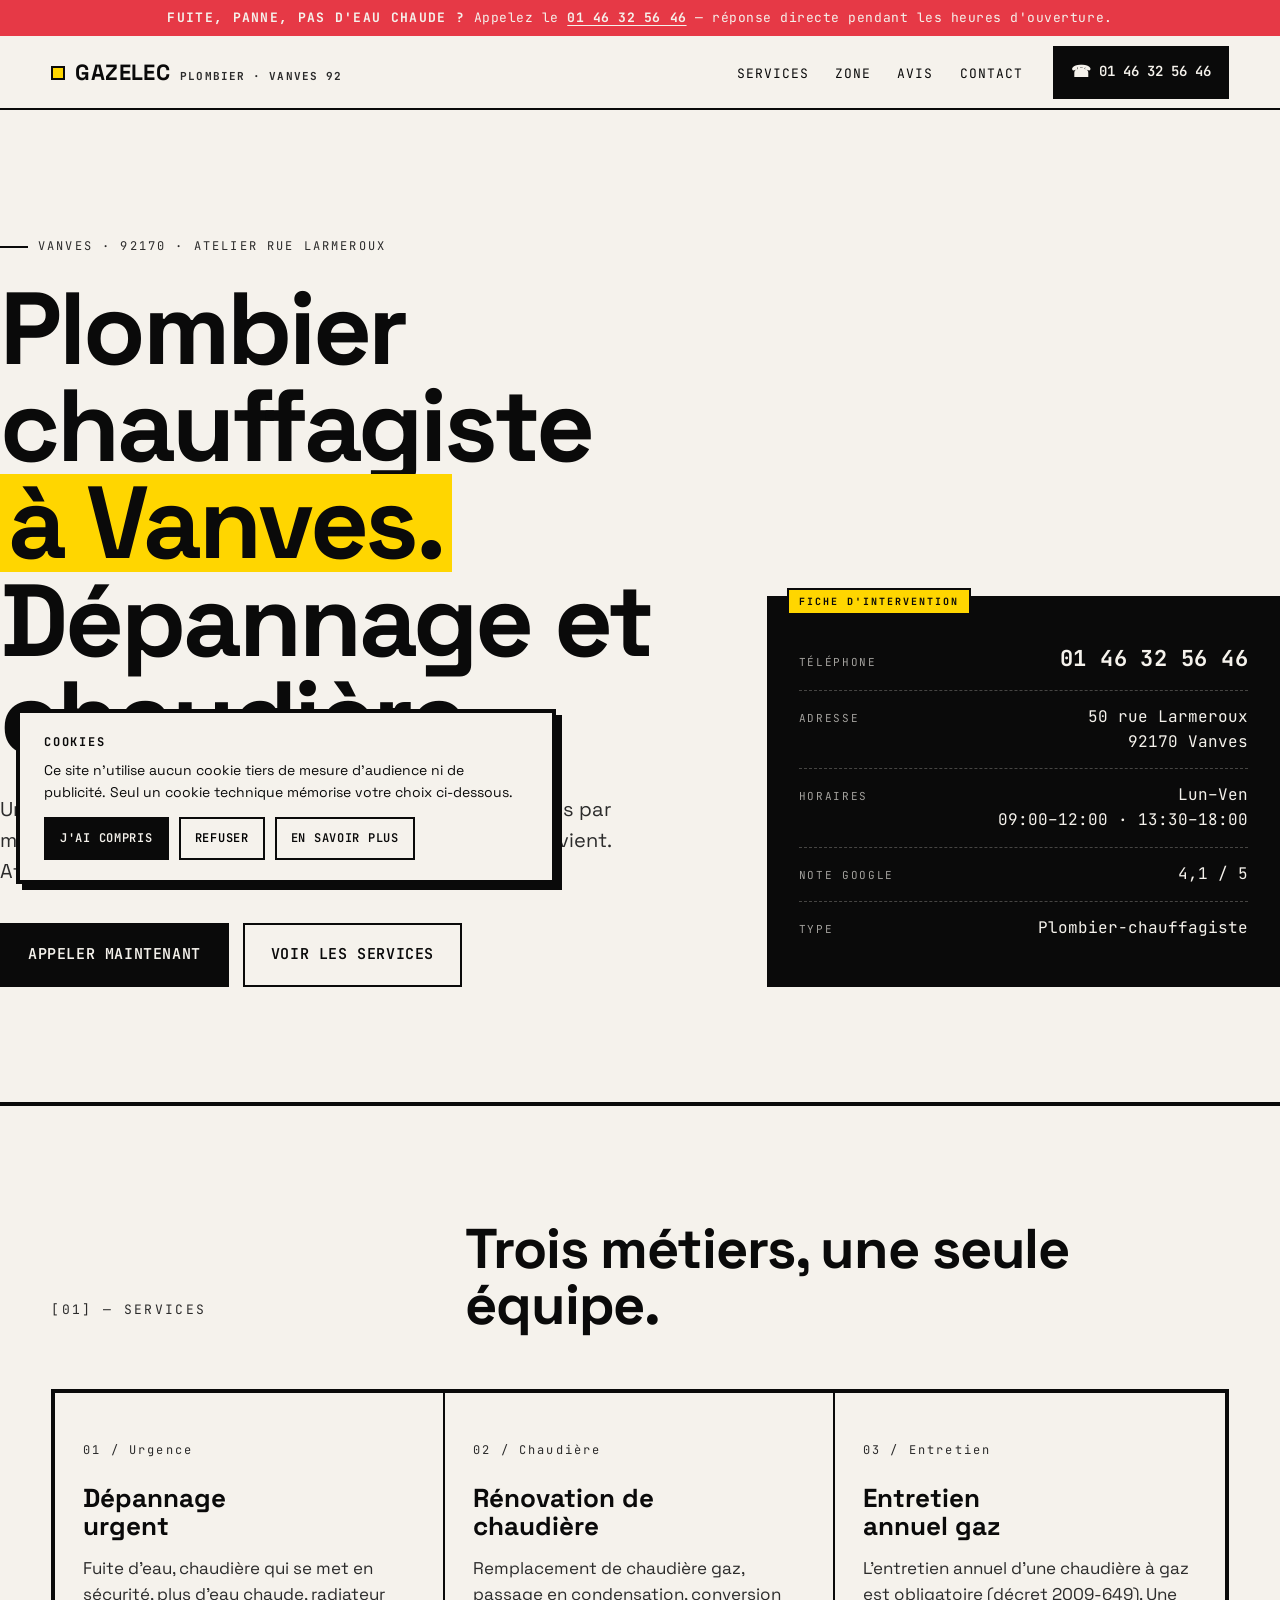
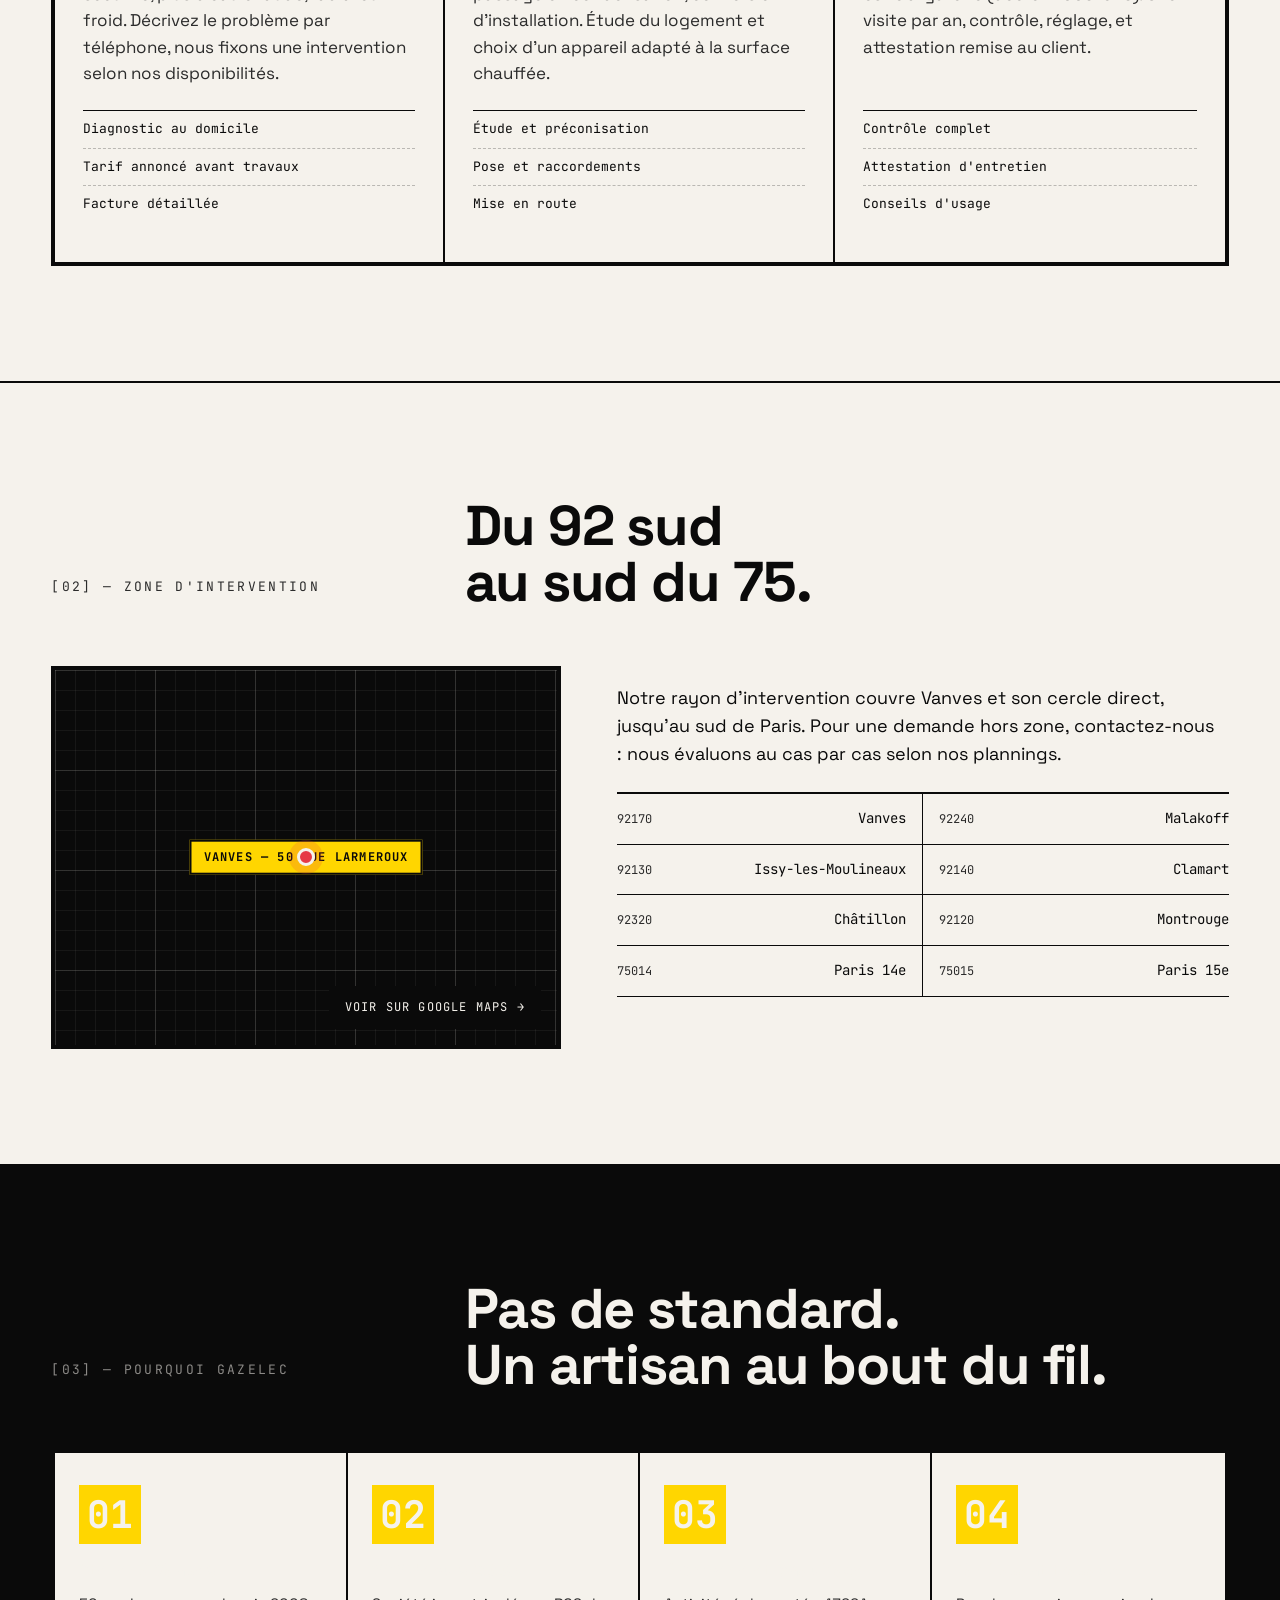
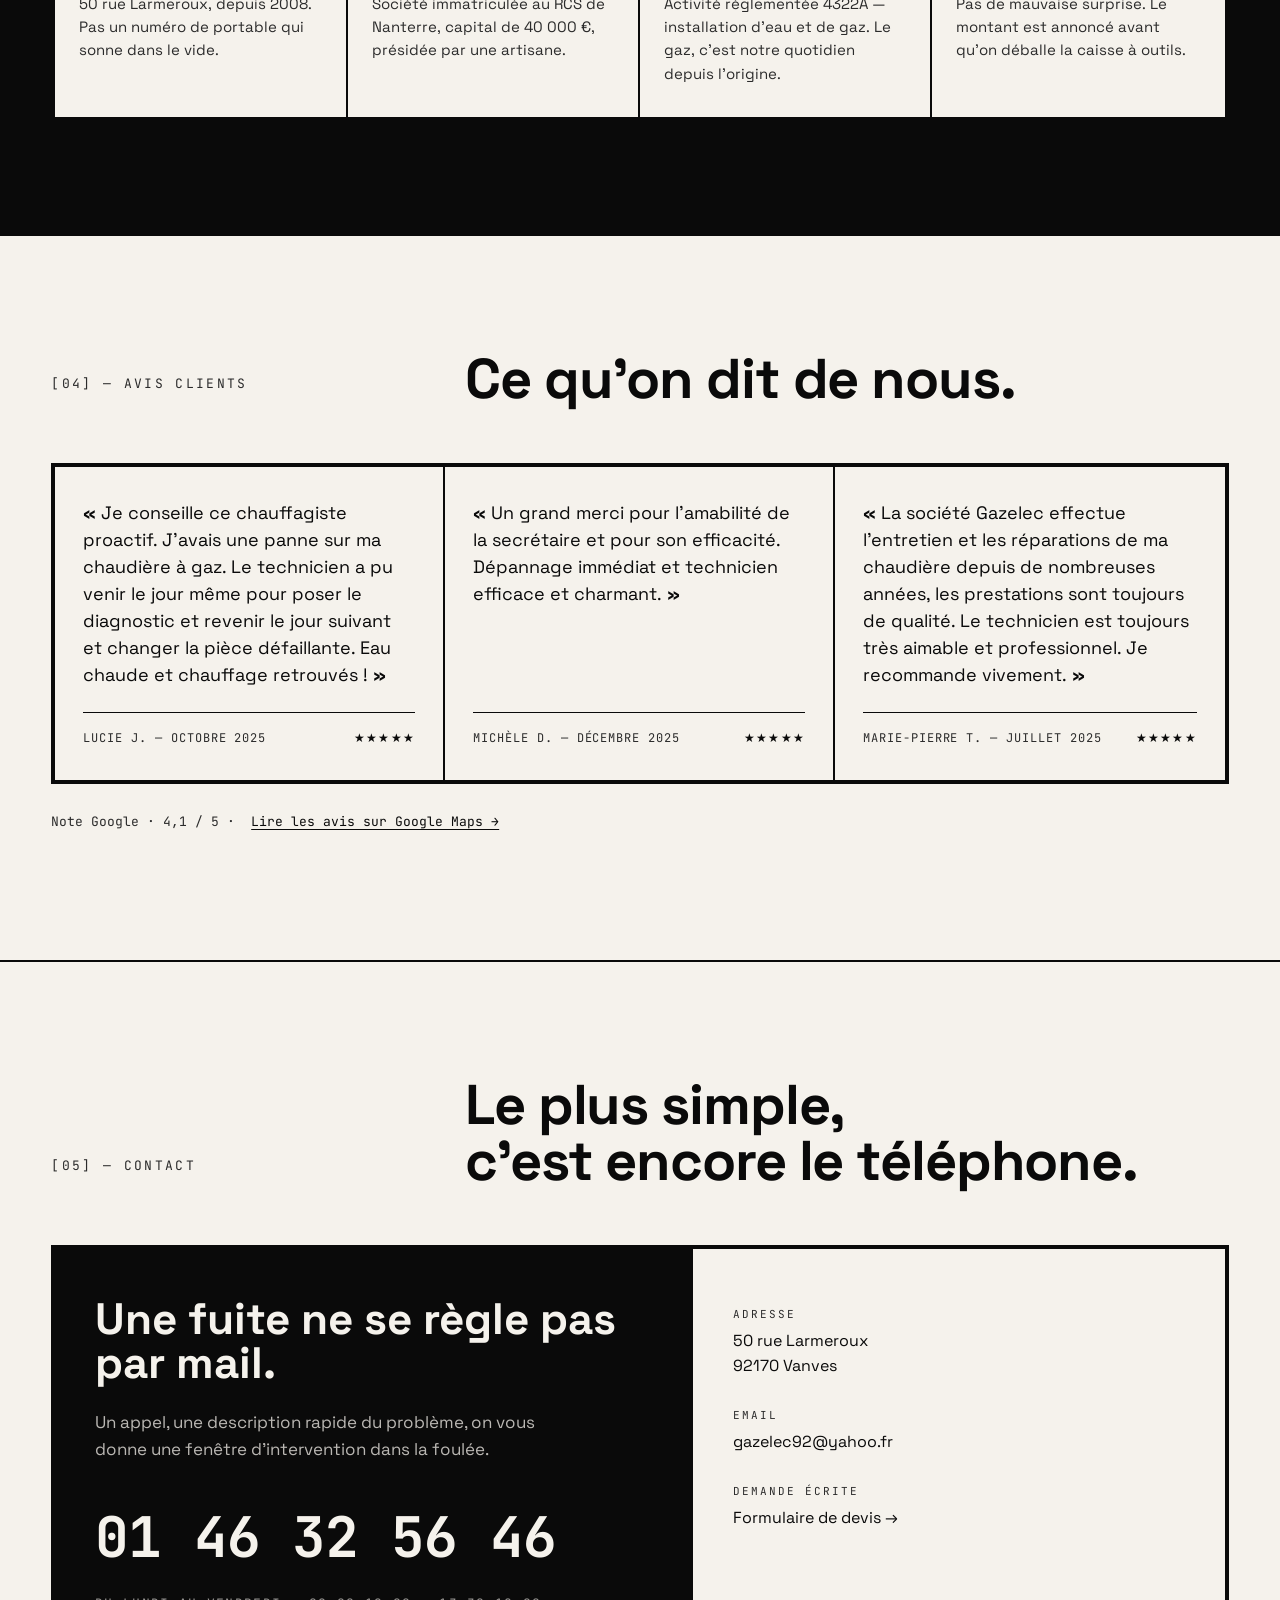
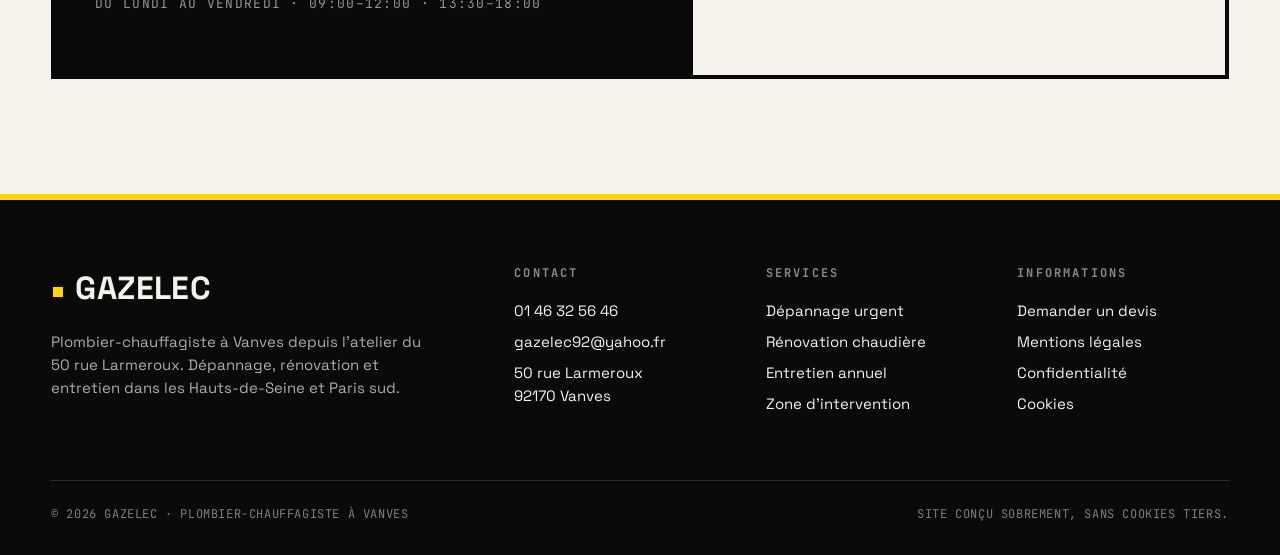
<file: index.html>
<!DOCTYPE html>
<html lang="fr">
<head>
  <meta charset="UTF-8" />
  <meta name="viewport" content="width=device-width, initial-scale=1.0" />

  <!-- SEO -->
  <title>Plombier-chauffagiste à Vanves | Gazelec</title>
  <meta name="description" content="Gazelec, chauffagiste à Vanves (92). Dépannage urgent, rénovation et entretien de chaudière dans les Hauts-de-Seine. Tél. 01 46 32 56 46." />
  <link rel="canonical" href="https://gazelec-vanves.fr/" /><!-- À COMPLÉTER : URL réelle une fois le domaine acheté -->

  <!-- Open Graph -->
  <meta property="og:type" content="website" />
  <meta property="og:url" content="https://gazelec-vanves.fr/" />
  <meta property="og:title" content="Plombier-chauffagiste à Vanves | Gazelec" />
  <meta property="og:description" content="Dépannage urgent, rénovation et entretien de chaudière à Vanves et alentours. Appelez le 01 46 32 56 46." />
  <meta property="og:image" content="https://gazelec-vanves.fr/og-image.jpg" /><!-- À COMPLÉTER : image OG 1200x630 -->
  <meta property="og:locale" content="fr_FR" />
  <meta name="twitter:card" content="summary_large_image" />

  <!-- Favicon -->
  <link rel="icon" href="data:image/svg+xml,%3Csvg xmlns='http://www.w3.org/2000/svg' viewBox='0 0 100 100'%3E%3Crect width='100' height='100' fill='%230A0A0A'/%3E%3Crect x='30' y='30' width='40' height='40' fill='%23FFD600' stroke='%230A0A0A' stroke-width='4'/%3E%3C/svg%3E" />
  <!-- À COMPLÉTER : remplacer le favicon SVG inline par les versions PNG/ICO + apple-touch-icon -->

  <!-- Fonts -->
  <link rel="preconnect" href="https://fonts.googleapis.com" />
  <link rel="preconnect" href="https://fonts.gstatic.com" crossorigin />
  <link rel="stylesheet" href="https://fonts.googleapis.com/css2?family=Space+Grotesk:wght@400;500;700&family=JetBrains+Mono:wght@400;500;600;700&display=swap" />

  <link rel="stylesheet" href="css/style.css" />

  <!-- Schema.org LocalBusiness / Plumber
       Note : aggregateRating volontairement omis (note Google 4,1 < 4,3 — règle SEO de l'audit).
       Horaires : Lun–Ven 09:00–12:00 / 13:30–18:00, samedi/dimanche fermé (source Google Business). -->
  <script type="application/ld+json">
  {
    "@context": "https://schema.org",
    "@type": "Plumber",
    "name": "Gazelec",
    "description": "Plombier-chauffagiste à Vanves. Dépannage urgent, rénovation et entretien de chaudière.",
    "image": "https://gazelec-vanves.fr/og-image.jpg",
    "url": "https://gazelec-vanves.fr/",
    "email": "gazelec92@yahoo.fr",
    "telephone": "+33146325646",
    "address": {
      "@type": "PostalAddress",
      "streetAddress": "50 rue Larmeroux",
      "postalCode": "92170",
      "addressLocality": "Vanves",
      "addressRegion": "Île-de-France",
      "addressCountry": "FR"
    },
    "geo": {
      "@type": "GeoCoordinates",
      "latitude": 48.8151026,
      "longitude": 2.2780796
    },
    "openingHoursSpecification": [
      {
        "@type": "OpeningHoursSpecification",
        "dayOfWeek": ["Monday", "Tuesday", "Wednesday", "Thursday", "Friday"],
        "opens": "09:00",
        "closes": "12:00"
      },
      {
        "@type": "OpeningHoursSpecification",
        "dayOfWeek": ["Monday", "Tuesday", "Wednesday", "Thursday", "Friday"],
        "opens": "13:30",
        "closes": "18:00"
      }
    ],
    "areaServed": [
      { "@type": "City", "name": "Vanves" },
      { "@type": "City", "name": "Malakoff" },
      { "@type": "City", "name": "Issy-les-Moulineaux" },
      { "@type": "City", "name": "Clamart" },
      { "@type": "City", "name": "Châtillon" },
      { "@type": "City", "name": "Montrouge" },
      { "@type": "City", "name": "Paris 14e" },
      { "@type": "City", "name": "Paris 15e" }
    ],
    "hasMap": "https://www.google.com/maps/place/Gazelec/@48.8151026,2.2780796,17z/data=!4m6!3m5!1s0x47e67164dd772271:0x492b7bbb457c854d"
  }
  </script>
</head>
<body>
  <a class="skip-link" href="#main">Aller au contenu</a>

  <!-- Bandeau urgence -->
  <div class="urgency-bar" role="region" aria-label="Contact urgence">
    <strong>Fuite, panne, pas d'eau chaude&nbsp;?</strong>
    Appelez le <a href="tel:+33146325646">01&nbsp;46&nbsp;32&nbsp;56&nbsp;46</a> — réponse directe pendant les heures d'ouverture.
  </div>

  <!-- Header -->
  <header class="site-header">
    <div class="container site-header__inner">
      <a class="brand" href="/" aria-label="Gazelec — accueil">
        <span class="brand__mark" aria-hidden="true"></span>
        <span class="brand__name">GAZELEC</span>
        <span class="brand__tag">Plombier · Vanves 92</span>
      </a>

      <nav class="nav" data-nav aria-label="Navigation principale">
        <button class="nav-toggle" type="button" data-nav-toggle aria-label="Ouvrir le menu" aria-expanded="false">
          <span class="nav-toggle__bars" aria-hidden="true"></span>
        </button>
        <ul class="nav__list">
          <li><a href="#services">Services</a></li>
          <li><a href="#zone">Zone</a></li>
          <li><a href="#avis">Avis</a></li>
          <li><a href="contact.html">Contact</a></li>
        </ul>
        <a class="btn-tel-header" href="tel:+33146325646" aria-label="Appeler Gazelec">
          <span>01&nbsp;46&nbsp;32&nbsp;56&nbsp;46</span>
        </a>
      </nav>
    </div>
  </header>

  <main id="main">
    <!-- Hero -->
    <section class="hero">
      <div class="container hero__inner">
        <div class="hero__lead">
          <p class="hero__eyebrow">Vanves · 92170 · Atelier rue Larmeroux</p>
          <h1 class="hero__title">
            Plombier<br />chauffagiste<br />
            <span class="accent">à Vanves.</span><br />
            Dépannage et chaudière.
          </h1>
          <p class="hero__lede">
            Une chaudière qui lâche un matin de janvier ne se règle pas par mail. Chez Gazelec, on décroche, on diagnostique, on intervient. Atelier au 50 rue Larmeroux, depuis 2008.
          </p>
          <div class="hero__cta">
            <a class="btn btn--primary" href="tel:+33146325646">
              <span>Appeler maintenant</span>
            </a>
            <a class="btn btn--secondary" href="#services">Voir les services</a>
          </div>
        </div>

        <aside class="hero__card" aria-label="Informations pratiques">
          <div class="hero__card-row">
            <span class="hero__card-key">Téléphone</span>
            <span class="hero__card-val hero__card-val--big">
              <a href="tel:+33146325646">01&nbsp;46&nbsp;32&nbsp;56&nbsp;46</a>
            </span>
          </div>
          <div class="hero__card-row">
            <span class="hero__card-key">Adresse</span>
            <span class="hero__card-val">50 rue Larmeroux<br />92170 Vanves</span>
          </div>
          <div class="hero__card-row">
            <span class="hero__card-key">Horaires</span>
            <span class="hero__card-val">Lun–Ven<br />09:00–12:00 · 13:30–18:00</span>
          </div>
          <div class="hero__card-row">
            <span class="hero__card-key">Note Google</span>
            <span class="hero__card-val">4,1 / 5</span>
          </div>
          <div class="hero__card-row">
            <span class="hero__card-key">Type</span>
            <span class="hero__card-val">Plombier-chauffagiste</span>
          </div>
        </aside>
      </div>
    </section>

    <!-- Services -->
    <section class="section" id="services">
      <div class="container">
        <header class="section__head">
          <p class="section__num">[01] — Services</p>
          <h2 class="section__title">Trois métiers, une seule équipe.</h2>
        </header>

        <div class="services fade-in">
          <article class="service">
            <p class="service__num">01 / Urgence</p>
            <h3 class="service__title">Dépannage<br />urgent</h3>
            <p class="service__desc">
              Fuite d'eau, chaudière qui se met en sécurité, plus d'eau chaude, radiateur froid. Décrivez le problème par téléphone, nous fixons une intervention selon nos disponibilités.
            </p>
            <ul class="service__list">
              <li>Diagnostic au domicile</li>
              <li>Tarif annoncé avant travaux</li>
              <li>Facture détaillée</li>
            </ul>
          </article>

          <article class="service">
            <p class="service__num">02 / Chaudière</p>
            <h3 class="service__title">Rénovation de<br />chaudière</h3>
            <p class="service__desc">
              Remplacement de chaudière gaz, passage en condensation, conversion d'installation. Étude du logement et choix d'un appareil adapté à la surface chauffée.
            </p>
            <ul class="service__list">
              <li>Étude et préconisation</li>
              <li>Pose et raccordements</li>
              <li>Mise en route</li>
            </ul>
          </article>

          <article class="service">
            <p class="service__num">03 / Entretien</p>
            <h3 class="service__title">Entretien<br />annuel gaz</h3>
            <p class="service__desc">
              L'entretien annuel d'une chaudière à gaz est obligatoire (décret 2009-649). Une visite par an, contrôle, réglage, et attestation remise au client.
            </p>
            <ul class="service__list">
              <li>Contrôle complet</li>
              <li>Attestation d'entretien</li>
              <li>Conseils d'usage</li>
            </ul>
          </article>
        </div>
      </div>
    </section>

    <!-- Zone d'intervention -->
    <section class="section" id="zone">
      <div class="container">
        <header class="section__head">
          <p class="section__num">[02] — Zone d'intervention</p>
          <h2 class="section__title">Du 92 sud<br />au sud du 75.</h2>
        </header>

        <div class="zone fade-in">
          <div class="zone__map" aria-label="Localisation de l'atelier Gazelec à Vanves">
            <!-- Pas d'iframe Google (cookies tiers), pas de stock photo trompeuse :
                 fond noir + grille type plan technique + repère, lien vers la fiche Maps officielle. -->
            <span class="zone__map-pin" aria-hidden="true">VANVES — 50 RUE LARMEROUX</span>
            <a class="zone__map-link"
               href="https://www.google.com/maps/place/Gazelec/@48.8151026,2.2780796,17z/data=!4m6!3m5!1s0x47e67164dd772271:0x492b7bbb457c854d"
               target="_blank" rel="noopener" aria-label="Voir Gazelec sur Google Maps">
              Voir sur Google Maps →
            </a>
          </div>

          <div class="zone__intro">
            <p>
              Notre rayon d'intervention couvre Vanves et son cercle direct, jusqu'au sud de Paris. Pour une demande hors zone, contactez-nous : nous évaluons au cas par cas selon nos plannings.
            </p>
            <ul class="zone__cities">
              <li><span>92170</span> Vanves</li>
              <li><span>92240</span> Malakoff</li>
              <li><span>92130</span> Issy-les-Moulineaux</li>
              <li><span>92140</span> Clamart</li>
              <li><span>92320</span> Châtillon</li>
              <li><span>92120</span> Montrouge</li>
              <li><span>75014</span> Paris 14e</li>
              <li><span>75015</span> Paris 15e</li>
            </ul>
          </div>
        </div>
      </div>
    </section>

    <!-- Pourquoi nous -->
    <section class="section section--noir">
      <div class="container">
        <header class="section__head">
          <p class="section__num">[03] — Pourquoi Gazelec</p>
          <h2 class="section__title">Pas de standard.<br />Un artisan au bout du fil.</h2>
        </header>

        <div class="why fade-in">
          <div class="why__item">
            <span class="why__num"><span class="why__num--accent">01</span></span>
            <h3 class="why__title">Atelier à Vanves</h3>
            <p class="why__desc">50 rue Larmeroux, depuis 2008. Pas un numéro de portable qui sonne dans le vide.</p>
          </div>
          <div class="why__item">
            <span class="why__num"><span class="why__num--accent">02</span></span>
            <h3 class="why__title">SAS depuis 2008</h3>
            <p class="why__desc">Société immatriculée au RCS de Nanterre, capital de 40 000 €, présidée par une artisane.</p>
          </div>
          <div class="why__item">
            <span class="why__num"><span class="why__num--accent">03</span></span>
            <h3 class="why__title">Plomberie et chauffage</h3>
            <p class="why__desc">Activité réglementée 4322A — installation d'eau et de gaz. Le gaz, c'est notre quotidien depuis l'origine.</p>
          </div>
          <div class="why__item">
            <span class="why__num"><span class="why__num--accent">04</span></span>
            <h3 class="why__title">Tarif avant travaux</h3>
            <p class="why__desc">Pas de mauvaise surprise. Le montant est annoncé avant qu'on déballe la caisse à outils.</p>
          </div>
        </div>
      </div>
    </section>

    <!-- Témoignages -->
    <section class="section" id="avis">
      <div class="container">
        <header class="section__head">
          <p class="section__num">[04] — Avis clients</p>
          <h2 class="section__title">Ce qu'on dit de nous.</h2>
        </header>

        <!--
          Avis Google réels et publiquement consultables sur la fiche Google Business
          de Gazelec. Trois avis récents (2025) sélectionnés parmi ceux fournis par
          le client. Sources vérifiables via le lien « Lire les avis sur Google Maps »
          en pied de section.
        -->
        <div class="testimonials fade-in">
          <article class="testimonial">
            <p class="testimonial__quote">Je conseille ce chauffagiste proactif. J'avais une panne sur ma chaudière à gaz. Le technicien a pu venir le jour même pour poser le diagnostic et revenir le jour suivant et changer la pièce défaillante. Eau chaude et chauffage retrouvés !</p>
            <div class="testimonial__meta">
              <span>Lucie J. — Octobre 2025</span>
              <span class="testimonial__stars" aria-label="5 étoiles sur 5">★★★★★</span>
            </div>
          </article>
          <article class="testimonial">
            <p class="testimonial__quote">Un grand merci pour l'amabilité de la secrétaire et pour son efficacité. Dépannage immédiat et technicien efficace et charmant.</p>
            <div class="testimonial__meta">
              <span>Michèle D. — Décembre 2025</span>
              <span class="testimonial__stars" aria-label="5 étoiles sur 5">★★★★★</span>
            </div>
          </article>
          <article class="testimonial">
            <p class="testimonial__quote">La société Gazelec effectue l'entretien et les réparations de ma chaudière depuis de nombreuses années, les prestations sont toujours de qualité. Le technicien est toujours très aimable et professionnel. Je recommande vivement.</p>
            <div class="testimonial__meta">
              <span>Marie-Pierre T. — Juillet 2025</span>
              <span class="testimonial__stars" aria-label="5 étoiles sur 5">★★★★★</span>
            </div>
          </article>
        </div>

        <p class="testimonials-foot">
          Note Google · 4,1 / 5 ·
          <a href="https://www.google.com/maps/place/Gazelec/@48.8151026,2.2780796,17z/data=!4m6!3m5!1s0x47e67164dd772271:0x492b7bbb457c854d" target="_blank" rel="noopener">Lire les avis sur Google Maps →</a>
        </p>
      </div>
    </section>

    <!-- Contact -->
    <section class="section" id="contact" style="border-bottom: none;">
      <div class="container">
        <header class="section__head">
          <p class="section__num">[05] — Contact</p>
          <h2 class="section__title">Le plus simple,<br />c'est encore le téléphone.</h2>
        </header>

        <div class="contact-block fade-in">
          <div class="contact-block__main">
            <h3 class="contact-block__title">Une fuite ne se règle pas par mail.</h3>
            <p class="contact-block__lede">
              Un appel, une description rapide du problème, on vous donne une fenêtre d'intervention dans la foulée.
            </p>
            <a class="contact-block__phone" href="tel:+33146325646">01&nbsp;46&nbsp;32&nbsp;56&nbsp;46</a>
            <p class="contact-block__sub">Du lundi au vendredi · 09:00–12:00 · 13:30–18:00</p>
          </div>

          <dl class="contact-block__aside">
            <div>
              <dt>Adresse</dt>
              <dd>50 rue Larmeroux<br />92170 Vanves</dd>
            </div>
            <div>
              <dt>Email</dt>
              <dd><a href="mailto:gazelec92@yahoo.fr">gazelec92@yahoo.fr</a></dd>
            </div>
            <div>
              <dt>Demande écrite</dt>
              <dd><a href="contact.html">Formulaire de devis →</a></dd>
            </div>
          </dl>
        </div>
      </div>
    </section>
  </main>

  <!-- Footer -->
  <footer class="site-footer">
    <div class="container">
      <div class="site-footer__grid">
        <div class="site-footer__brand">
          <span class="brand">
            <span class="brand__mark" aria-hidden="true"></span>
            <span class="brand__name">GAZELEC</span>
          </span>
          <p>Plombier-chauffagiste à Vanves depuis l'atelier du 50 rue Larmeroux. Dépannage, rénovation et entretien dans les Hauts-de-Seine et Paris sud.</p>
        </div>

        <div>
          <h4>Contact</h4>
          <ul>
            <li><a href="tel:+33146325646">01 46 32 56 46</a></li>
            <li><a href="mailto:gazelec92@yahoo.fr">gazelec92@yahoo.fr</a></li>
            <li>50 rue Larmeroux<br />92170 Vanves</li>
          </ul>
        </div>

        <div>
          <h4>Services</h4>
          <ul>
            <li><a href="#services">Dépannage urgent</a></li>
            <li><a href="#services">Rénovation chaudière</a></li>
            <li><a href="#services">Entretien annuel</a></li>
            <li><a href="#zone">Zone d'intervention</a></li>
          </ul>
        </div>

        <div>
          <h4>Informations</h4>
          <ul>
            <li><a href="contact.html">Demander un devis</a></li>
            <li><a href="mentions-legales.html">Mentions légales</a></li>
            <li><a href="politique-confidentialite.html">Confidentialité</a></li>
            <li><a href="politique-cookies.html">Cookies</a></li>
          </ul>
        </div>
      </div>

      <div class="site-footer__copy">
        <span>© <span data-year>2026</span> Gazelec · Plombier-chauffagiste à Vanves</span>
        <span>Site conçu sobrement, sans cookies tiers.</span>
      </div>
    </div>
  </footer>

  <!-- Bouton flottant tel mobile -->
  <a class="fab-tel" href="tel:+33146325646" aria-label="Appeler Gazelec">Appeler</a>

  <!-- Bandeau cookies CNIL -->
  <aside class="cookie-banner" data-cookie-banner role="dialog" aria-label="Préférences cookies">
    <h4>Cookies</h4>
    <p>Ce site n'utilise aucun cookie tiers de mesure d'audience ni de publicité. Seul un cookie technique mémorise votre choix ci-dessous.</p>
    <div class="cookie-banner__actions">
      <button type="button" class="cookie-banner__btn cookie-banner__btn--primary" data-cookie-action="accepted">J'ai compris</button>
      <button type="button" class="cookie-banner__btn" data-cookie-action="refused">Refuser</button>
      <a class="cookie-banner__btn" href="politique-cookies.html">En savoir plus</a>
    </div>
  </aside>

  <script src="js/main.js" defer></script>
</body>
</html>
</file>
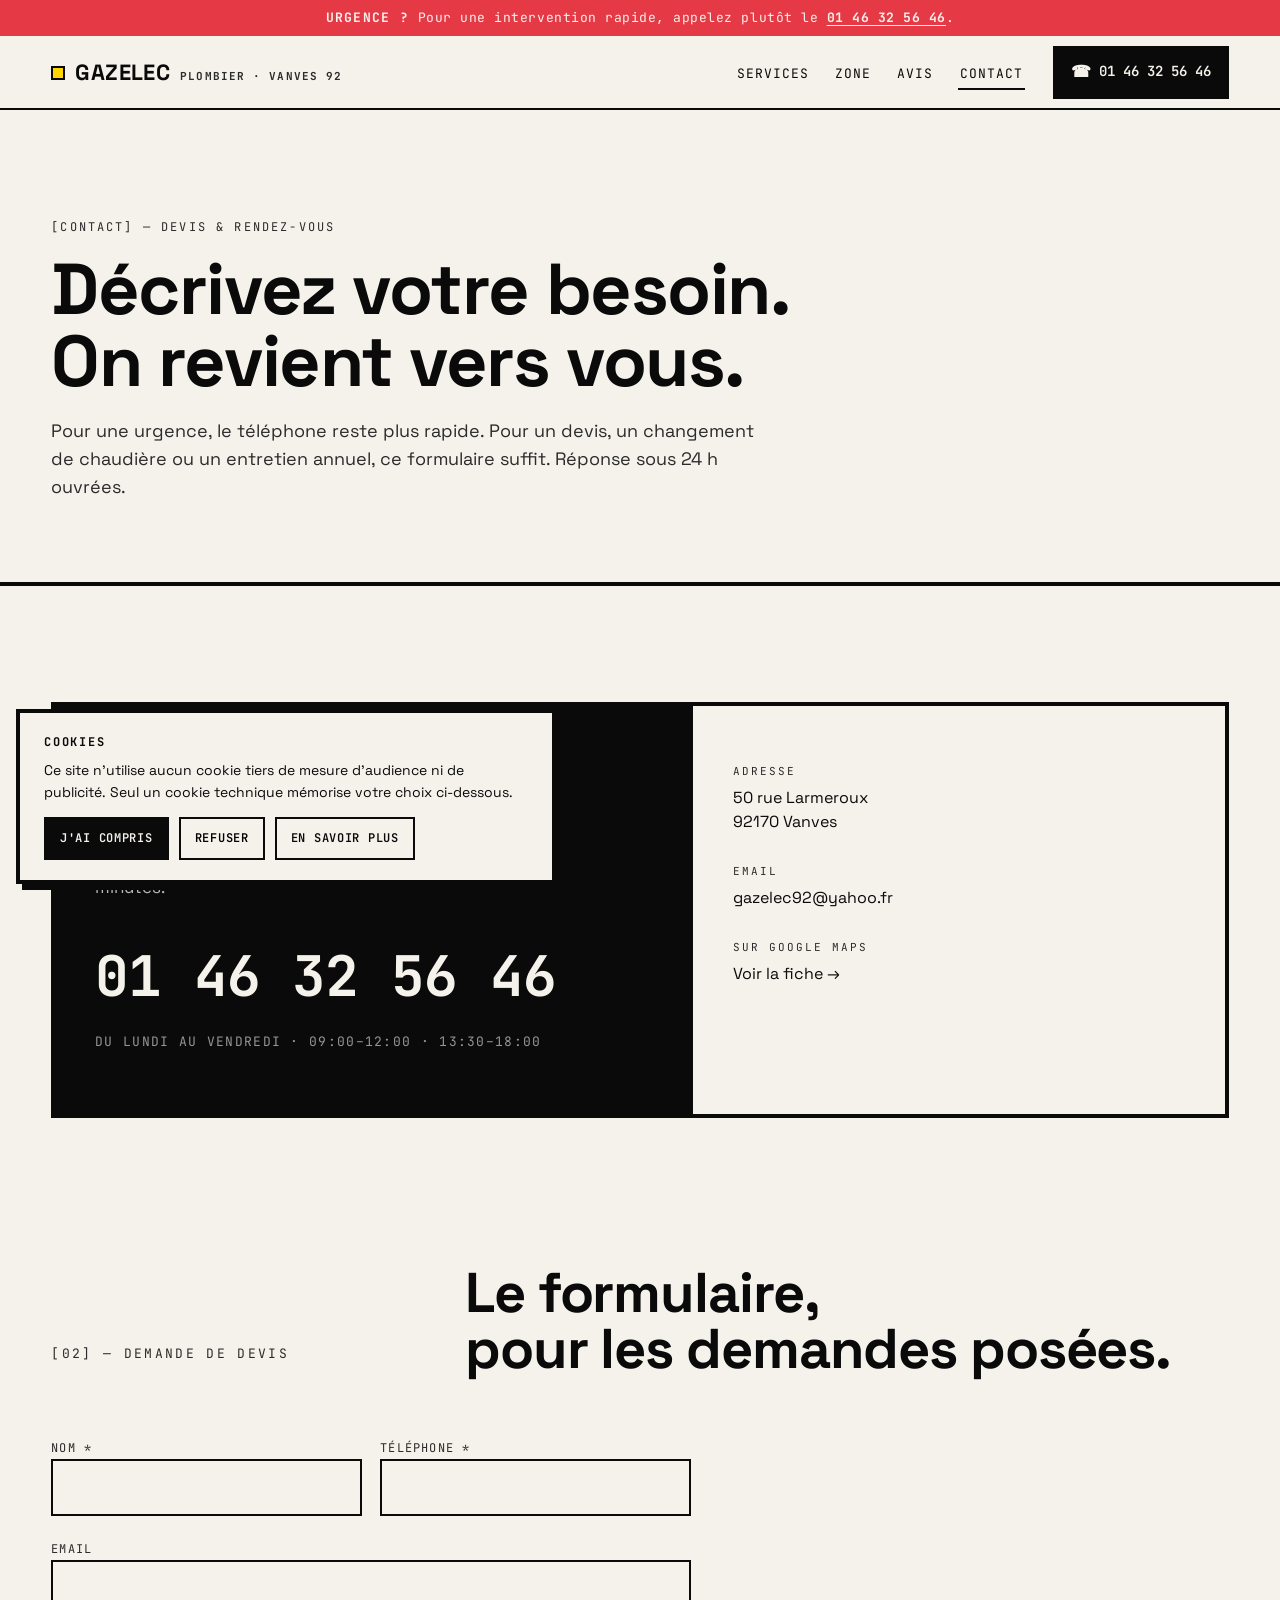
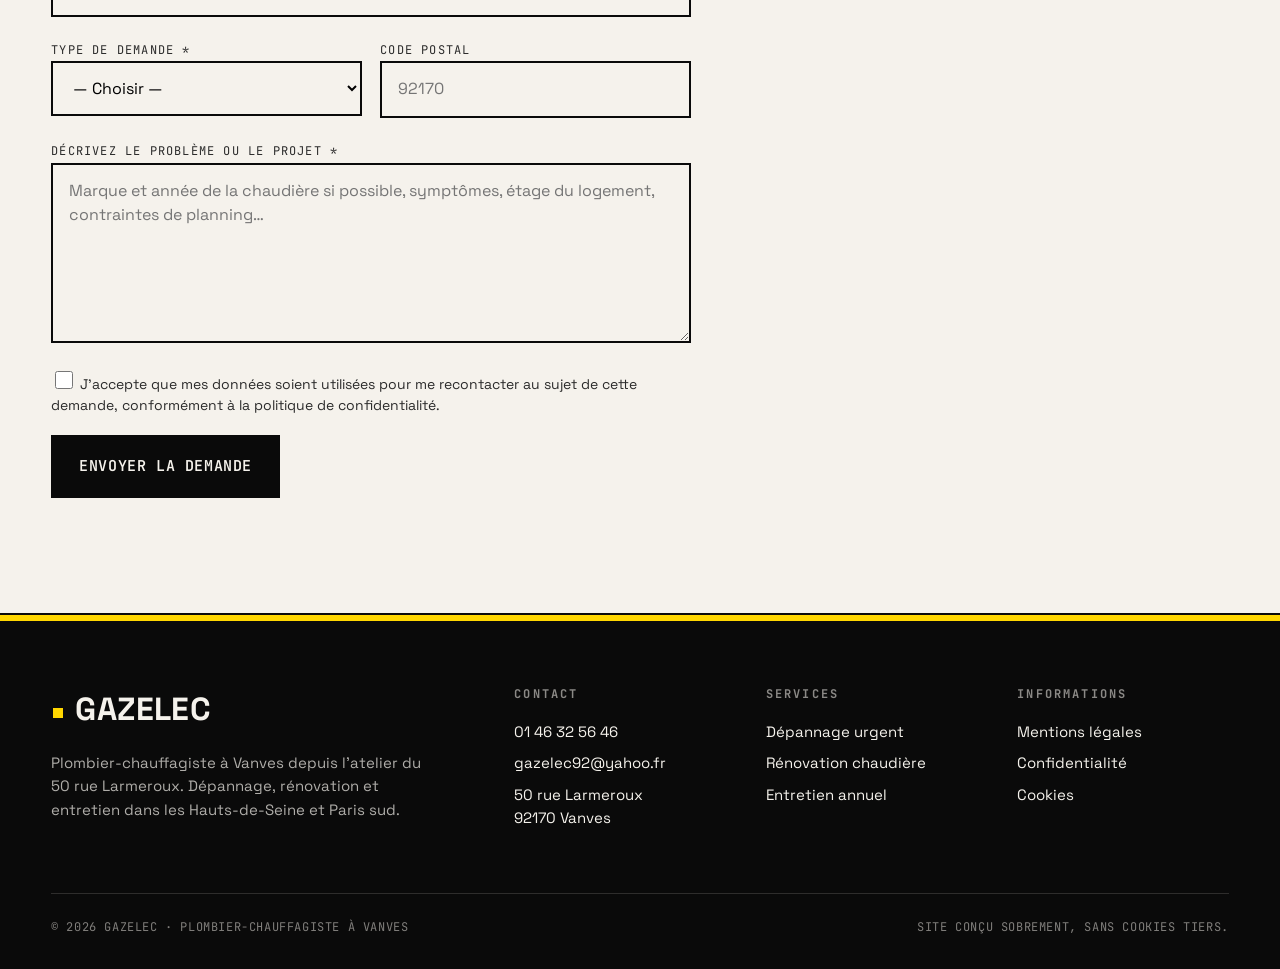
<file: contact.html>
<!DOCTYPE html>
<html lang="fr">
<head>
  <meta charset="UTF-8" />
  <meta name="viewport" content="width=device-width, initial-scale=1.0" />

  <title>Contact & devis | Gazelec — Plombier à Vanves</title>
  <meta name="description" content="Demandez un devis ou un rendez-vous à Gazelec, plombier-chauffagiste à Vanves. Réponse sous 24 h ouvrées. Tél. 01 46 32 56 46." />
  <link rel="canonical" href="https://gazelec-vanves.fr/contact.html" />

  <meta property="og:type" content="website" />
  <meta property="og:title" content="Contact — Gazelec, plombier à Vanves" />
  <meta property="og:description" content="Devis et rendez-vous. 50 rue Larmeroux, 92170 Vanves. Tél. 01 46 32 56 46." />
  <meta property="og:locale" content="fr_FR" />

  <link rel="icon" href="data:image/svg+xml,%3Csvg xmlns='http://www.w3.org/2000/svg' viewBox='0 0 100 100'%3E%3Crect width='100' height='100' fill='%230A0A0A'/%3E%3Crect x='30' y='30' width='40' height='40' fill='%23FFD600' stroke='%230A0A0A' stroke-width='4'/%3E%3C/svg%3E" />

  <link rel="preconnect" href="https://fonts.googleapis.com" />
  <link rel="preconnect" href="https://fonts.gstatic.com" crossorigin />
  <link rel="stylesheet" href="https://fonts.googleapis.com/css2?family=Space+Grotesk:wght@400;500;700&family=JetBrains+Mono:wght@400;500;600;700&display=swap" />
  <link rel="stylesheet" href="css/style.css" />
</head>
<body>
  <a class="skip-link" href="#main">Aller au contenu</a>

  <div class="urgency-bar" role="region" aria-label="Contact urgence">
    <strong>Urgence&nbsp;?</strong>
    Pour une intervention rapide, appelez plutôt le <a href="tel:+33146325646">01&nbsp;46&nbsp;32&nbsp;56&nbsp;46</a>.
  </div>

  <header class="site-header">
    <div class="container site-header__inner">
      <a class="brand" href="index.html" aria-label="Gazelec — accueil">
        <span class="brand__mark" aria-hidden="true"></span>
        <span class="brand__name">GAZELEC</span>
        <span class="brand__tag">Plombier · Vanves 92</span>
      </a>
      <nav class="nav" data-nav aria-label="Navigation principale">
        <button class="nav-toggle" type="button" data-nav-toggle aria-label="Ouvrir le menu" aria-expanded="false">
          <span class="nav-toggle__bars" aria-hidden="true"></span>
        </button>
        <ul class="nav__list">
          <li><a href="index.html#services">Services</a></li>
          <li><a href="index.html#zone">Zone</a></li>
          <li><a href="index.html#avis">Avis</a></li>
          <li><a href="contact.html" aria-current="page">Contact</a></li>
        </ul>
        <a class="btn-tel-header" href="tel:+33146325646">
          <span>01&nbsp;46&nbsp;32&nbsp;56&nbsp;46</span>
        </a>
      </nav>
    </div>
  </header>

  <main id="main">
    <section class="page-hero">
      <div class="container">
        <p class="page-hero__eyebrow">[Contact] — Devis & rendez-vous</p>
        <h1 class="page-hero__title">Décrivez votre besoin.<br />On revient vers vous.</h1>
        <p class="page-hero__lede">
          Pour une urgence, le téléphone reste plus rapide. Pour un devis, un changement de chaudière ou un entretien annuel, ce formulaire suffit. Réponse sous 24 h ouvrées.
        </p>
      </div>
    </section>

    <section class="section" style="border-bottom: none;">
      <div class="container">
        <div class="contact-block fade-in">
          <div class="contact-block__main">
            <h2 class="contact-block__title">Le téléphone d'abord.</h2>
            <p class="contact-block__lede">
              Une fuite, une chaudière qui se met en sécurité, plus d'eau chaude — un appel suffit, on diagnostique en deux minutes.
            </p>
            <a class="contact-block__phone" href="tel:+33146325646">01&nbsp;46&nbsp;32&nbsp;56&nbsp;46</a>
            <p class="contact-block__sub">Du lundi au vendredi · 09:00–12:00 · 13:30–18:00</p>
          </div>

          <dl class="contact-block__aside">
            <div>
              <dt>Adresse</dt>
              <dd>50 rue Larmeroux<br />92170 Vanves</dd>
            </div>
            <div>
              <dt>Email</dt>
              <dd><a href="mailto:gazelec92@yahoo.fr">gazelec92@yahoo.fr</a></dd>
            </div>
            <div>
              <dt>Sur Google Maps</dt>
              <dd>
                <a href="https://www.google.com/maps/place/Gazelec/@48.8151026,2.2780796,17z/data=!4m6!3m5!1s0x47e67164dd772271:0x492b7bbb457c854d" target="_blank" rel="noopener">Voir la fiche →</a>
              </dd>
            </div>
          </dl>
        </div>
      </div>
    </section>

    <section class="section" style="padding-top: 32px;">
      <div class="container">
        <header class="section__head">
          <p class="section__num">[02] — Demande de devis</p>
          <h2 class="section__title">Le formulaire,<br />pour les demandes posées.</h2>
        </header>

        <!--
          Formulaire branché sur Netlify Forms.
          - data-netlify="true" : Netlify intercepte le POST à la build.
          - data-netlify-honeypot="bot-field" : champ piège invisible.
          - Champ caché form-name : requis par Netlify pour identifier le form.
          - Notifications email : à configurer côté dashboard Netlify
            (Site → Forms → Settings → Form notifications → gazelec92@yahoo.fr).
          - Redirection succès : /merci.html (page créée à part).
        -->
        <form class="form fade-in"
              name="contact"
              method="POST"
              data-netlify="true"
              data-netlify-honeypot="bot-field"
              action="/merci.html">
          <input type="hidden" name="form-name" value="contact" />
          <p class="form__honey" aria-hidden="true">
            <label>Ne pas remplir : <input name="bot-field" tabindex="-1" autocomplete="off" /></label>
          </p>

          <div class="form__row">
            <label>
              <span class="lbl">Nom *</span>
              <input type="text" name="name" required autocomplete="name" />
            </label>
            <label>
              <span class="lbl">Téléphone *</span>
              <input type="tel" name="phone" required autocomplete="tel" inputmode="tel" />
            </label>
          </div>

          <label>
            <span class="lbl">Email</span>
            <input type="email" name="email" autocomplete="email" />
          </label>

          <div class="form__row">
            <label>
              <span class="lbl">Type de demande *</span>
              <select name="type" required>
                <option value="">— Choisir —</option>
                <option>Dépannage urgent</option>
                <option>Devis chaudière</option>
                <option>Entretien annuel</option>
                <option>Rénovation salle de bain</option>
                <option>Autre</option>
              </select>
            </label>
            <label>
              <span class="lbl">Code postal</span>
              <input type="text" name="zip" pattern="[0-9]{5}" inputmode="numeric" placeholder="92170" />
            </label>
          </div>

          <label>
            <span class="lbl">Décrivez le problème ou le projet *</span>
            <textarea name="message" required rows="6" placeholder="Marque et année de la chaudière si possible, symptômes, étage du logement, contraintes de planning…"></textarea>
          </label>

          <label class="form__check">
            <input type="checkbox" name="rgpd" required />
            <span>J'accepte que mes données soient utilisées pour me recontacter au sujet de cette demande, conformément à la <a href="politique-confidentialite.html">politique de confidentialité</a>.</span>
          </label>

          <div>
            <button type="submit" class="btn btn--primary">Envoyer la demande</button>
          </div>
        </form>
      </div>
    </section>
  </main>

  <footer class="site-footer">
    <div class="container">
      <div class="site-footer__grid">
        <div class="site-footer__brand">
          <span class="brand">
            <span class="brand__mark" aria-hidden="true"></span>
            <span class="brand__name">GAZELEC</span>
          </span>
          <p>Plombier-chauffagiste à Vanves depuis l'atelier du 50 rue Larmeroux. Dépannage, rénovation et entretien dans les Hauts-de-Seine et Paris sud.</p>
        </div>
        <div>
          <h4>Contact</h4>
          <ul>
            <li><a href="tel:+33146325646">01 46 32 56 46</a></li>
            <li><a href="mailto:gazelec92@yahoo.fr">gazelec92@yahoo.fr</a></li>
            <li>50 rue Larmeroux<br />92170 Vanves</li>
          </ul>
        </div>
        <div>
          <h4>Services</h4>
          <ul>
            <li><a href="index.html#services">Dépannage urgent</a></li>
            <li><a href="index.html#services">Rénovation chaudière</a></li>
            <li><a href="index.html#services">Entretien annuel</a></li>
          </ul>
        </div>
        <div>
          <h4>Informations</h4>
          <ul>
            <li><a href="mentions-legales.html">Mentions légales</a></li>
            <li><a href="politique-confidentialite.html">Confidentialité</a></li>
            <li><a href="politique-cookies.html">Cookies</a></li>
          </ul>
        </div>
      </div>
      <div class="site-footer__copy">
        <span>© <span data-year>2026</span> Gazelec · Plombier-chauffagiste à Vanves</span>
        <span>Site conçu sobrement, sans cookies tiers.</span>
      </div>
    </div>
  </footer>

  <a class="fab-tel" href="tel:+33146325646" aria-label="Appeler Gazelec">Appeler</a>

  <aside class="cookie-banner" data-cookie-banner role="dialog" aria-label="Préférences cookies">
    <h4>Cookies</h4>
    <p>Ce site n'utilise aucun cookie tiers de mesure d'audience ni de publicité. Seul un cookie technique mémorise votre choix ci-dessous.</p>
    <div class="cookie-banner__actions">
      <button type="button" class="cookie-banner__btn cookie-banner__btn--primary" data-cookie-action="accepted">J'ai compris</button>
      <button type="button" class="cookie-banner__btn" data-cookie-action="refused">Refuser</button>
      <a class="cookie-banner__btn" href="politique-cookies.html">En savoir plus</a>
    </div>
  </aside>

  <script src="js/main.js" defer></script>
</body>
</html>
</file>
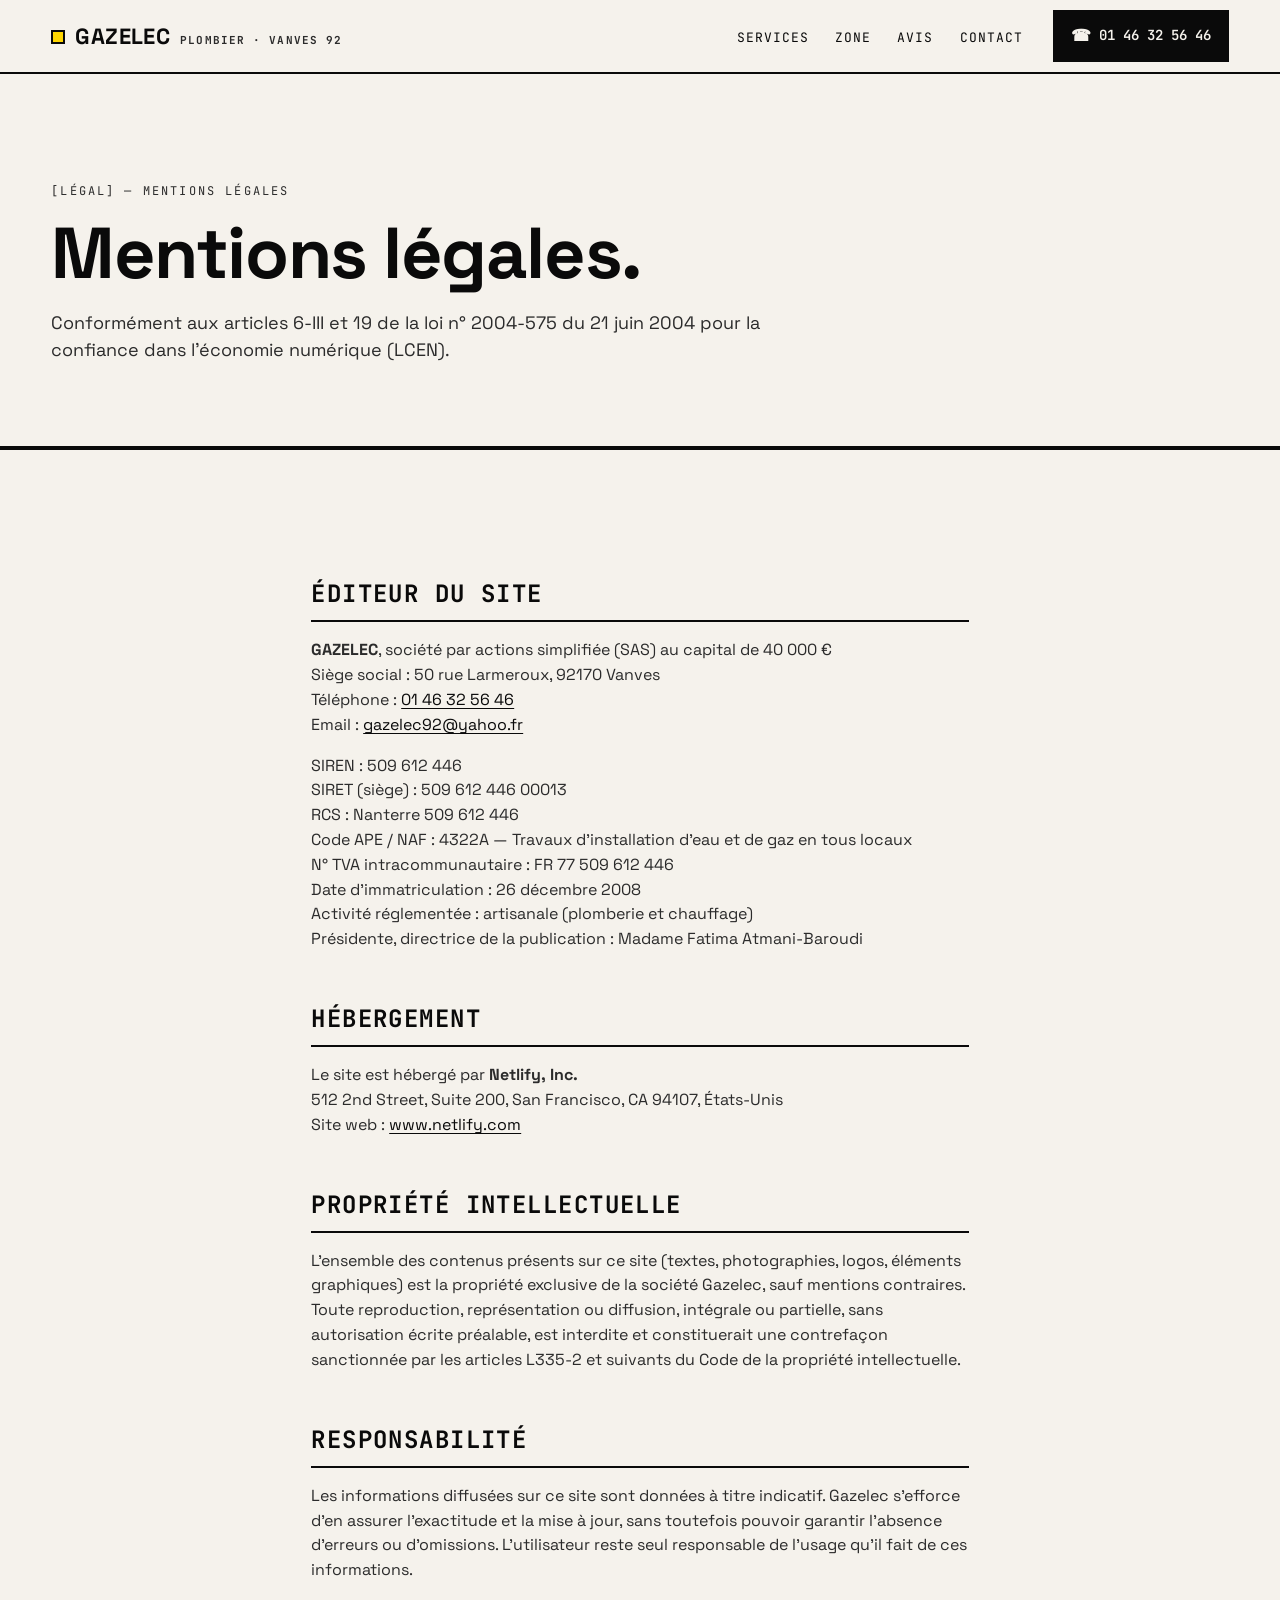
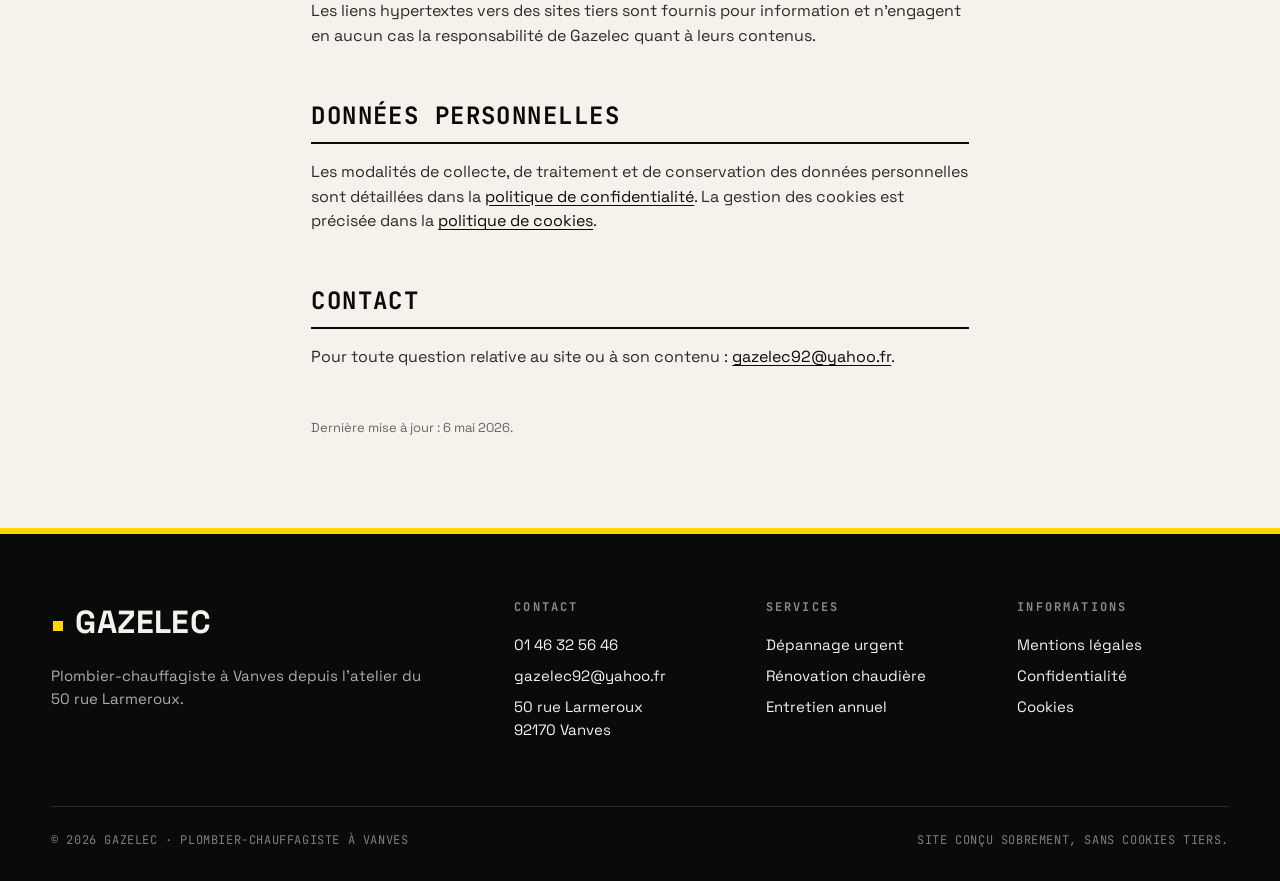
<file: mentions-legales.html>
<!DOCTYPE html>
<html lang="fr">
<head>
  <meta charset="UTF-8" />
  <meta name="viewport" content="width=device-width, initial-scale=1.0" />
  <title>Mentions légales | Gazelec — Plombier à Vanves</title>
  <meta name="description" content="Mentions légales du site Gazelec, plombier-chauffagiste à Vanves (92)." />
  <meta name="robots" content="noindex, follow" />
  <link rel="canonical" href="https://gazelec-vanves.fr/mentions-legales.html" />
  <link rel="icon" href="data:image/svg+xml,%3Csvg xmlns='http://www.w3.org/2000/svg' viewBox='0 0 100 100'%3E%3Crect width='100' height='100' fill='%230A0A0A'/%3E%3Crect x='30' y='30' width='40' height='40' fill='%23FFD600' stroke='%230A0A0A' stroke-width='4'/%3E%3C/svg%3E" />
  <link rel="preconnect" href="https://fonts.googleapis.com" />
  <link rel="preconnect" href="https://fonts.gstatic.com" crossorigin />
  <link rel="stylesheet" href="https://fonts.googleapis.com/css2?family=Space+Grotesk:wght@400;500;700&family=JetBrains+Mono:wght@400;500;600;700&display=swap" />
  <link rel="stylesheet" href="css/style.css" />
</head>
<body>
  <a class="skip-link" href="#main">Aller au contenu</a>

  <header class="site-header">
    <div class="container site-header__inner">
      <a class="brand" href="index.html" aria-label="Gazelec — accueil">
        <span class="brand__mark" aria-hidden="true"></span>
        <span class="brand__name">GAZELEC</span>
        <span class="brand__tag">Plombier · Vanves 92</span>
      </a>
      <nav class="nav" data-nav aria-label="Navigation principale">
        <button class="nav-toggle" type="button" data-nav-toggle aria-label="Ouvrir le menu" aria-expanded="false">
          <span class="nav-toggle__bars" aria-hidden="true"></span>
        </button>
        <ul class="nav__list">
          <li><a href="index.html#services">Services</a></li>
          <li><a href="index.html#zone">Zone</a></li>
          <li><a href="index.html#avis">Avis</a></li>
          <li><a href="contact.html">Contact</a></li>
        </ul>
        <a class="btn-tel-header" href="tel:+33146325646">
          <span>01&nbsp;46&nbsp;32&nbsp;56&nbsp;46</span>
        </a>
      </nav>
    </div>
  </header>

  <main id="main">
    <section class="page-hero">
      <div class="container">
        <p class="page-hero__eyebrow">[Légal] — Mentions légales</p>
        <h1 class="page-hero__title">Mentions légales.</h1>
        <p class="page-hero__lede">Conformément aux articles 6-III et 19 de la loi n°&nbsp;2004-575 du 21 juin 2004 pour la confiance dans l'économie numérique (LCEN).</p>
      </div>
    </section>

    <section class="legal">
      <div class="container legal__inner">

        <h2>Éditeur du site</h2>
        <p>
          <strong>GAZELEC</strong>, société par actions simplifiée (SAS) au capital de 40&nbsp;000&nbsp;€<br />
          Siège social : 50 rue Larmeroux, 92170 Vanves<br />
          Téléphone : <a href="tel:+33146325646">01 46 32 56 46</a><br />
          Email : <a href="mailto:gazelec92@yahoo.fr">gazelec92@yahoo.fr</a>
        </p>
        <p>
          <!-- Données issues de l'attestation d'immatriculation au RNE (INPI), à jour au 06/05/2026.
               TVA intracommunautaire calculée selon l'algorithme officiel : clé = (12 + (SIREN mod 97) × 3) mod 97. -->
          SIREN : 509 612 446<br />
          SIRET (siège) : 509 612 446 00013<br />
          RCS : Nanterre 509 612 446<br />
          Code APE / NAF : 4322A — Travaux d'installation d'eau et de gaz en tous locaux<br />
          N° TVA intracommunautaire : FR 77 509 612 446<br />
          Date d'immatriculation : 26 décembre 2008<br />
          Activité réglementée : artisanale (plomberie et chauffage)<br />
          Présidente, directrice de la publication : Madame Fatima Atmani-Baroudi
        </p>

        <h2>Hébergement</h2>
        <p>
          Le site est hébergé par <strong>Netlify, Inc.</strong><br />
          512 2nd Street, Suite 200, San Francisco, CA 94107, États-Unis<br />
          Site web : <a href="https://www.netlify.com" target="_blank" rel="noopener">www.netlify.com</a>
        </p>

        <h2>Propriété intellectuelle</h2>
        <p>
          L'ensemble des contenus présents sur ce site (textes, photographies, logos, éléments graphiques) est la propriété exclusive de la société Gazelec, sauf mentions contraires. Toute reproduction, représentation ou diffusion, intégrale ou partielle, sans autorisation écrite préalable, est interdite et constituerait une contrefaçon sanctionnée par les articles L335-2 et suivants du Code de la propriété intellectuelle.
        </p>

        <h2>Responsabilité</h2>
        <p>
          Les informations diffusées sur ce site sont données à titre indicatif. Gazelec s'efforce d'en assurer l'exactitude et la mise à jour, sans toutefois pouvoir garantir l'absence d'erreurs ou d'omissions. L'utilisateur reste seul responsable de l'usage qu'il fait de ces informations.
        </p>
        <p>
          Les liens hypertextes vers des sites tiers sont fournis pour information et n'engagent en aucun cas la responsabilité de Gazelec quant à leurs contenus.
        </p>

        <h2>Données personnelles</h2>
        <p>
          Les modalités de collecte, de traitement et de conservation des données personnelles sont détaillées dans la <a href="politique-confidentialite.html">politique de confidentialité</a>. La gestion des cookies est précisée dans la <a href="politique-cookies.html">politique de cookies</a>.
        </p>

        <h2>Contact</h2>
        <p>
          Pour toute question relative au site ou à son contenu : <a href="mailto:gazelec92@yahoo.fr">gazelec92@yahoo.fr</a>.
        </p>

        <p style="margin-top: 48px; font-size: 13px; color: #666;">Dernière mise à jour : 6 mai 2026.</p>
      </div>
    </section>
  </main>

  <footer class="site-footer">
    <div class="container">
      <div class="site-footer__grid">
        <div class="site-footer__brand">
          <span class="brand">
            <span class="brand__mark" aria-hidden="true"></span>
            <span class="brand__name">GAZELEC</span>
          </span>
          <p>Plombier-chauffagiste à Vanves depuis l'atelier du 50 rue Larmeroux.</p>
        </div>
        <div>
          <h4>Contact</h4>
          <ul>
            <li><a href="tel:+33146325646">01 46 32 56 46</a></li>
            <li><a href="mailto:gazelec92@yahoo.fr">gazelec92@yahoo.fr</a></li>
            <li>50 rue Larmeroux<br />92170 Vanves</li>
          </ul>
        </div>
        <div>
          <h4>Services</h4>
          <ul>
            <li><a href="index.html#services">Dépannage urgent</a></li>
            <li><a href="index.html#services">Rénovation chaudière</a></li>
            <li><a href="index.html#services">Entretien annuel</a></li>
          </ul>
        </div>
        <div>
          <h4>Informations</h4>
          <ul>
            <li><a href="mentions-legales.html" aria-current="page">Mentions légales</a></li>
            <li><a href="politique-confidentialite.html">Confidentialité</a></li>
            <li><a href="politique-cookies.html">Cookies</a></li>
          </ul>
        </div>
      </div>
      <div class="site-footer__copy">
        <span>© <span data-year>2026</span> Gazelec · Plombier-chauffagiste à Vanves</span>
        <span>Site conçu sobrement, sans cookies tiers.</span>
      </div>
    </div>
  </footer>

  <a class="fab-tel" href="tel:+33146325646" aria-label="Appeler Gazelec">Appeler</a>
  <script src="js/main.js" defer></script>
</body>
</html>
</file>
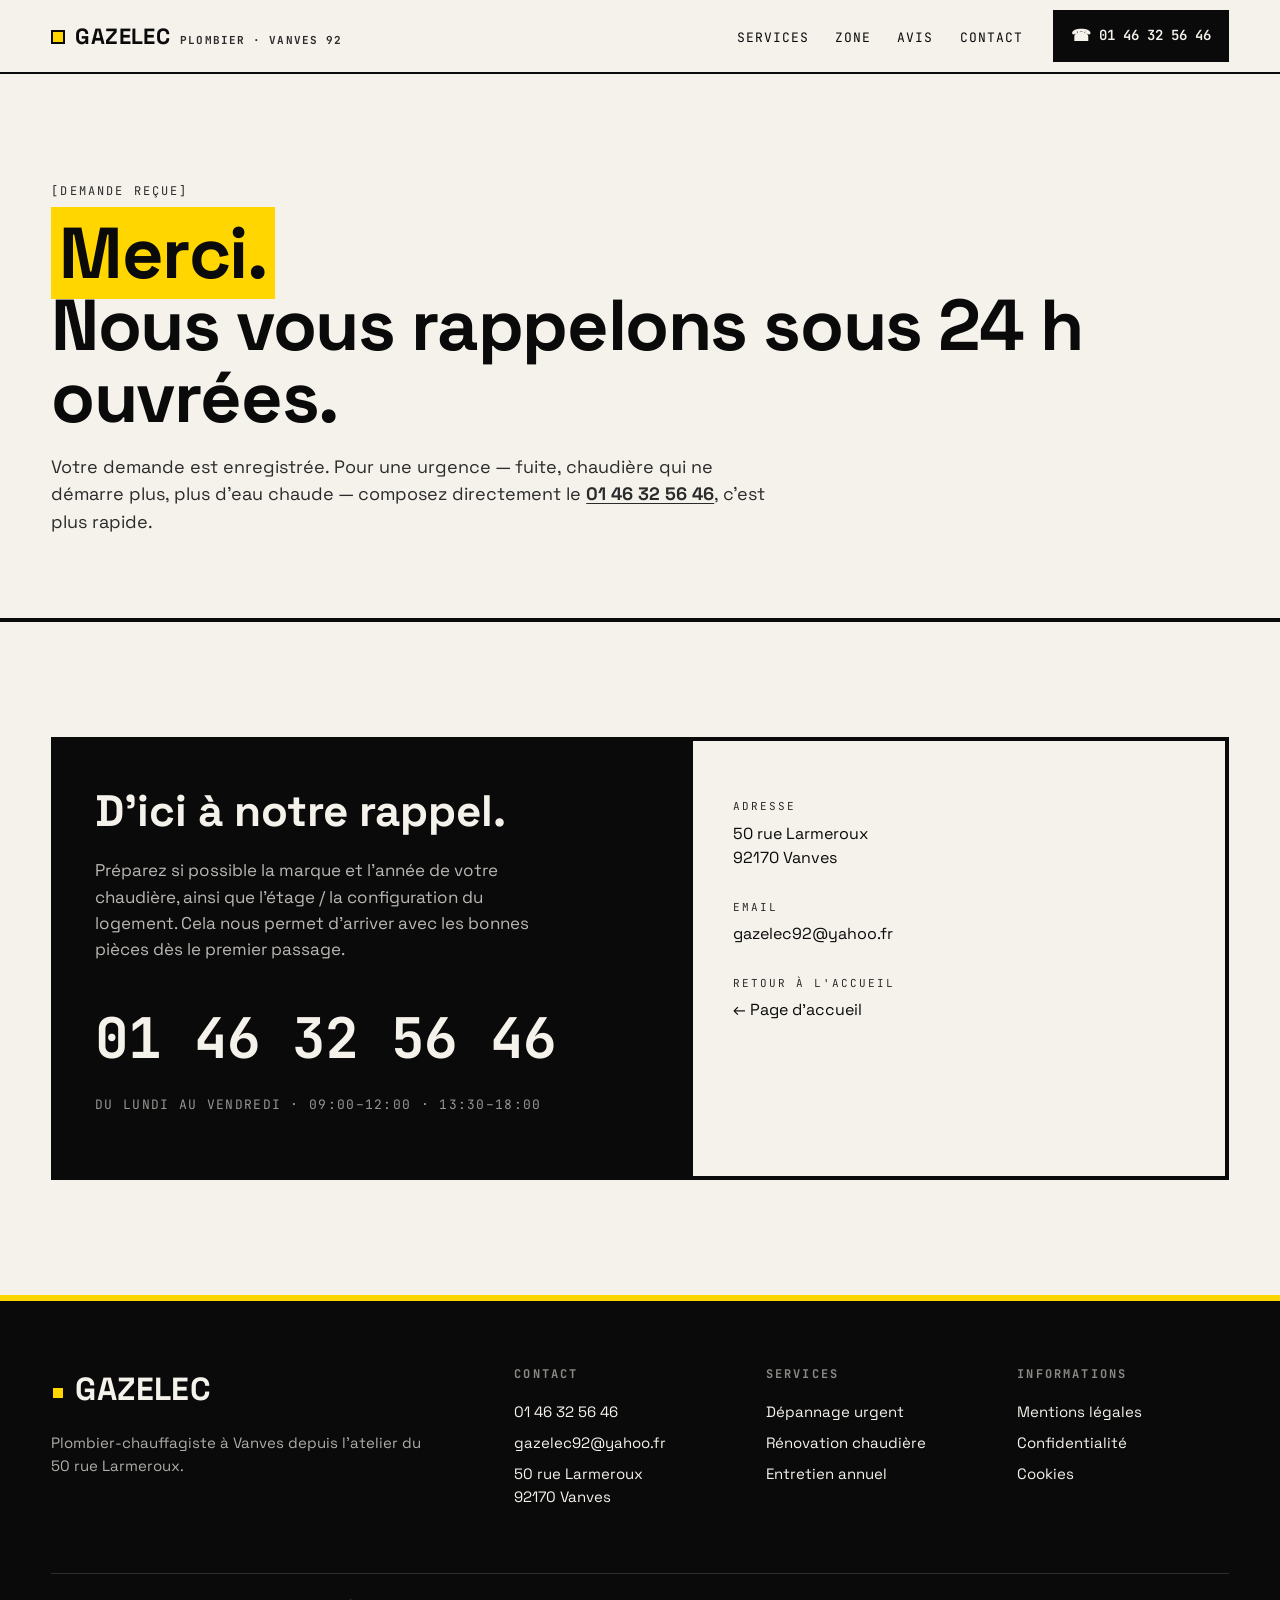
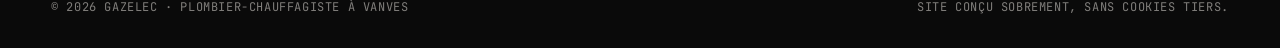
<file: merci.html>
<!DOCTYPE html>
<html lang="fr">
<head>
  <meta charset="UTF-8" />
  <meta name="viewport" content="width=device-width, initial-scale=1.0" />
  <title>Demande envoyée | Gazelec — Plombier à Vanves</title>
  <meta name="description" content="Votre demande a bien été reçue par Gazelec. Nous vous recontactons sous 24 h ouvrées." />
  <meta name="robots" content="noindex, nofollow" />
  <link rel="icon" href="data:image/svg+xml,%3Csvg xmlns='http://www.w3.org/2000/svg' viewBox='0 0 100 100'%3E%3Crect width='100' height='100' fill='%230A0A0A'/%3E%3Crect x='30' y='30' width='40' height='40' fill='%23FFD600' stroke='%230A0A0A' stroke-width='4'/%3E%3C/svg%3E" />
  <link rel="preconnect" href="https://fonts.googleapis.com" />
  <link rel="preconnect" href="https://fonts.gstatic.com" crossorigin />
  <link rel="stylesheet" href="https://fonts.googleapis.com/css2?family=Space+Grotesk:wght@400;500;700&family=JetBrains+Mono:wght@400;500;600;700&display=swap" />
  <link rel="stylesheet" href="css/style.css" />
</head>
<body>
  <a class="skip-link" href="#main">Aller au contenu</a>

  <header class="site-header">
    <div class="container site-header__inner">
      <a class="brand" href="index.html" aria-label="Gazelec — accueil">
        <span class="brand__mark" aria-hidden="true"></span>
        <span class="brand__name">GAZELEC</span>
        <span class="brand__tag">Plombier · Vanves 92</span>
      </a>
      <nav class="nav" data-nav aria-label="Navigation principale">
        <button class="nav-toggle" type="button" data-nav-toggle aria-label="Ouvrir le menu" aria-expanded="false">
          <span class="nav-toggle__bars" aria-hidden="true"></span>
        </button>
        <ul class="nav__list">
          <li><a href="index.html#services">Services</a></li>
          <li><a href="index.html#zone">Zone</a></li>
          <li><a href="index.html#avis">Avis</a></li>
          <li><a href="contact.html">Contact</a></li>
        </ul>
        <a class="btn-tel-header" href="tel:+33146325646">
          <span>01&nbsp;46&nbsp;32&nbsp;56&nbsp;46</span>
        </a>
      </nav>
    </div>
  </header>

  <main id="main">
    <section class="page-hero">
      <div class="container">
        <p class="page-hero__eyebrow">[Demande reçue]</p>
        <h1 class="page-hero__title"><span class="accent" style="background:#FFD600;padding:0 8px;">Merci.</span><br />Nous vous rappelons sous 24 h ouvrées.</h1>
        <p class="page-hero__lede">
          Votre demande est enregistrée. Pour une urgence — fuite, chaudière qui ne démarre plus, plus d'eau chaude — composez directement le <a href="tel:+33146325646" style="text-decoration:underline;text-underline-offset:3px;"><strong>01&nbsp;46&nbsp;32&nbsp;56&nbsp;46</strong></a>, c'est plus rapide.
        </p>
      </div>
    </section>

    <section class="section" style="border-bottom: none;">
      <div class="container">
        <div class="contact-block">
          <div class="contact-block__main">
            <h2 class="contact-block__title">D'ici à notre rappel.</h2>
            <p class="contact-block__lede">
              Préparez si possible la marque et l'année de votre chaudière, ainsi que l'étage / la configuration du logement. Cela nous permet d'arriver avec les bonnes pièces dès le premier passage.
            </p>
            <a class="contact-block__phone" href="tel:+33146325646">01&nbsp;46&nbsp;32&nbsp;56&nbsp;46</a>
            <p class="contact-block__sub">Du lundi au vendredi · 09:00–12:00 · 13:30–18:00</p>
          </div>
          <dl class="contact-block__aside">
            <div>
              <dt>Adresse</dt>
              <dd>50 rue Larmeroux<br />92170 Vanves</dd>
            </div>
            <div>
              <dt>Email</dt>
              <dd><a href="mailto:gazelec92@yahoo.fr">gazelec92@yahoo.fr</a></dd>
            </div>
            <div>
              <dt>Retour à l'accueil</dt>
              <dd><a href="index.html">← Page d'accueil</a></dd>
            </div>
          </dl>
        </div>
      </div>
    </section>
  </main>

  <footer class="site-footer">
    <div class="container">
      <div class="site-footer__grid">
        <div class="site-footer__brand">
          <span class="brand">
            <span class="brand__mark" aria-hidden="true"></span>
            <span class="brand__name">GAZELEC</span>
          </span>
          <p>Plombier-chauffagiste à Vanves depuis l'atelier du 50 rue Larmeroux.</p>
        </div>
        <div>
          <h4>Contact</h4>
          <ul>
            <li><a href="tel:+33146325646">01 46 32 56 46</a></li>
            <li><a href="mailto:gazelec92@yahoo.fr">gazelec92@yahoo.fr</a></li>
            <li>50 rue Larmeroux<br />92170 Vanves</li>
          </ul>
        </div>
        <div>
          <h4>Services</h4>
          <ul>
            <li><a href="index.html#services">Dépannage urgent</a></li>
            <li><a href="index.html#services">Rénovation chaudière</a></li>
            <li><a href="index.html#services">Entretien annuel</a></li>
          </ul>
        </div>
        <div>
          <h4>Informations</h4>
          <ul>
            <li><a href="mentions-legales.html">Mentions légales</a></li>
            <li><a href="politique-confidentialite.html">Confidentialité</a></li>
            <li><a href="politique-cookies.html">Cookies</a></li>
          </ul>
        </div>
      </div>
      <div class="site-footer__copy">
        <span>© <span data-year>2026</span> Gazelec · Plombier-chauffagiste à Vanves</span>
        <span>Site conçu sobrement, sans cookies tiers.</span>
      </div>
    </div>
  </footer>

  <a class="fab-tel" href="tel:+33146325646" aria-label="Appeler Gazelec">Appeler</a>
  <script src="js/main.js" defer></script>
</body>
</html>
</file>
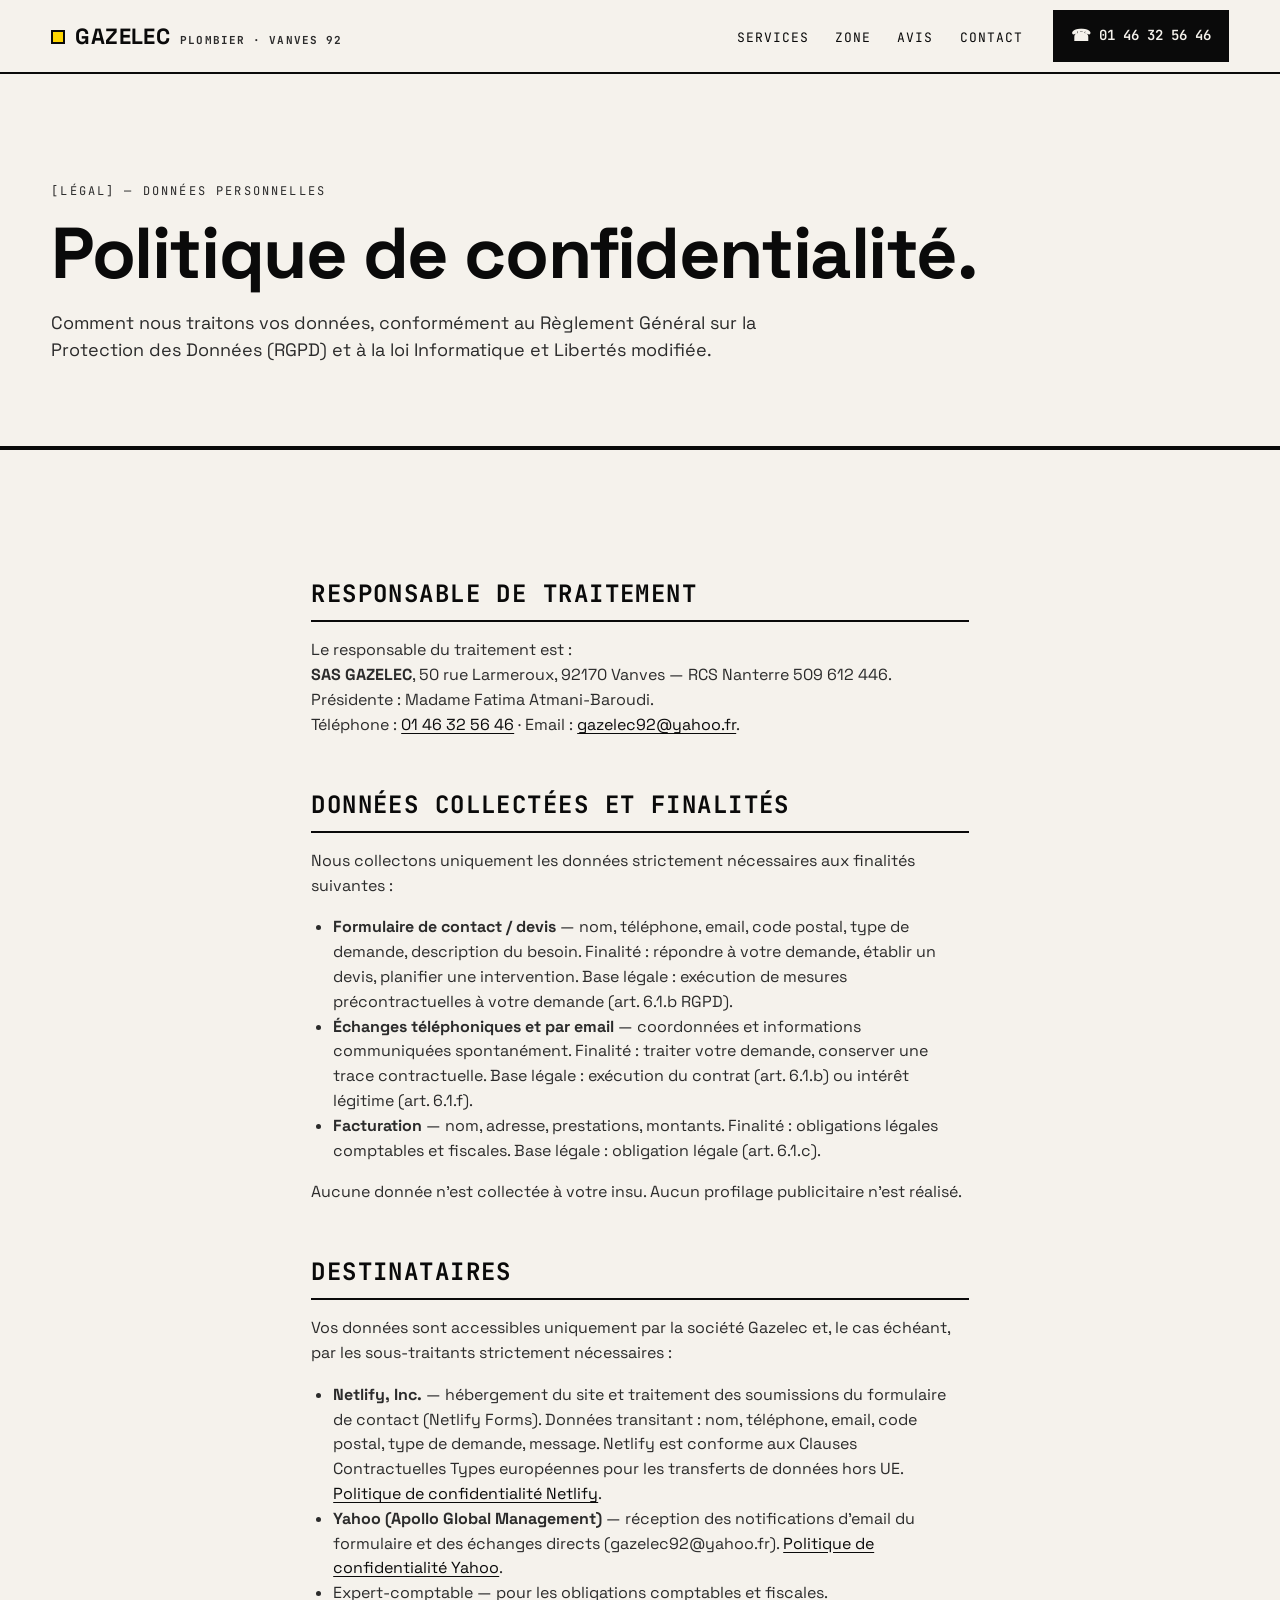
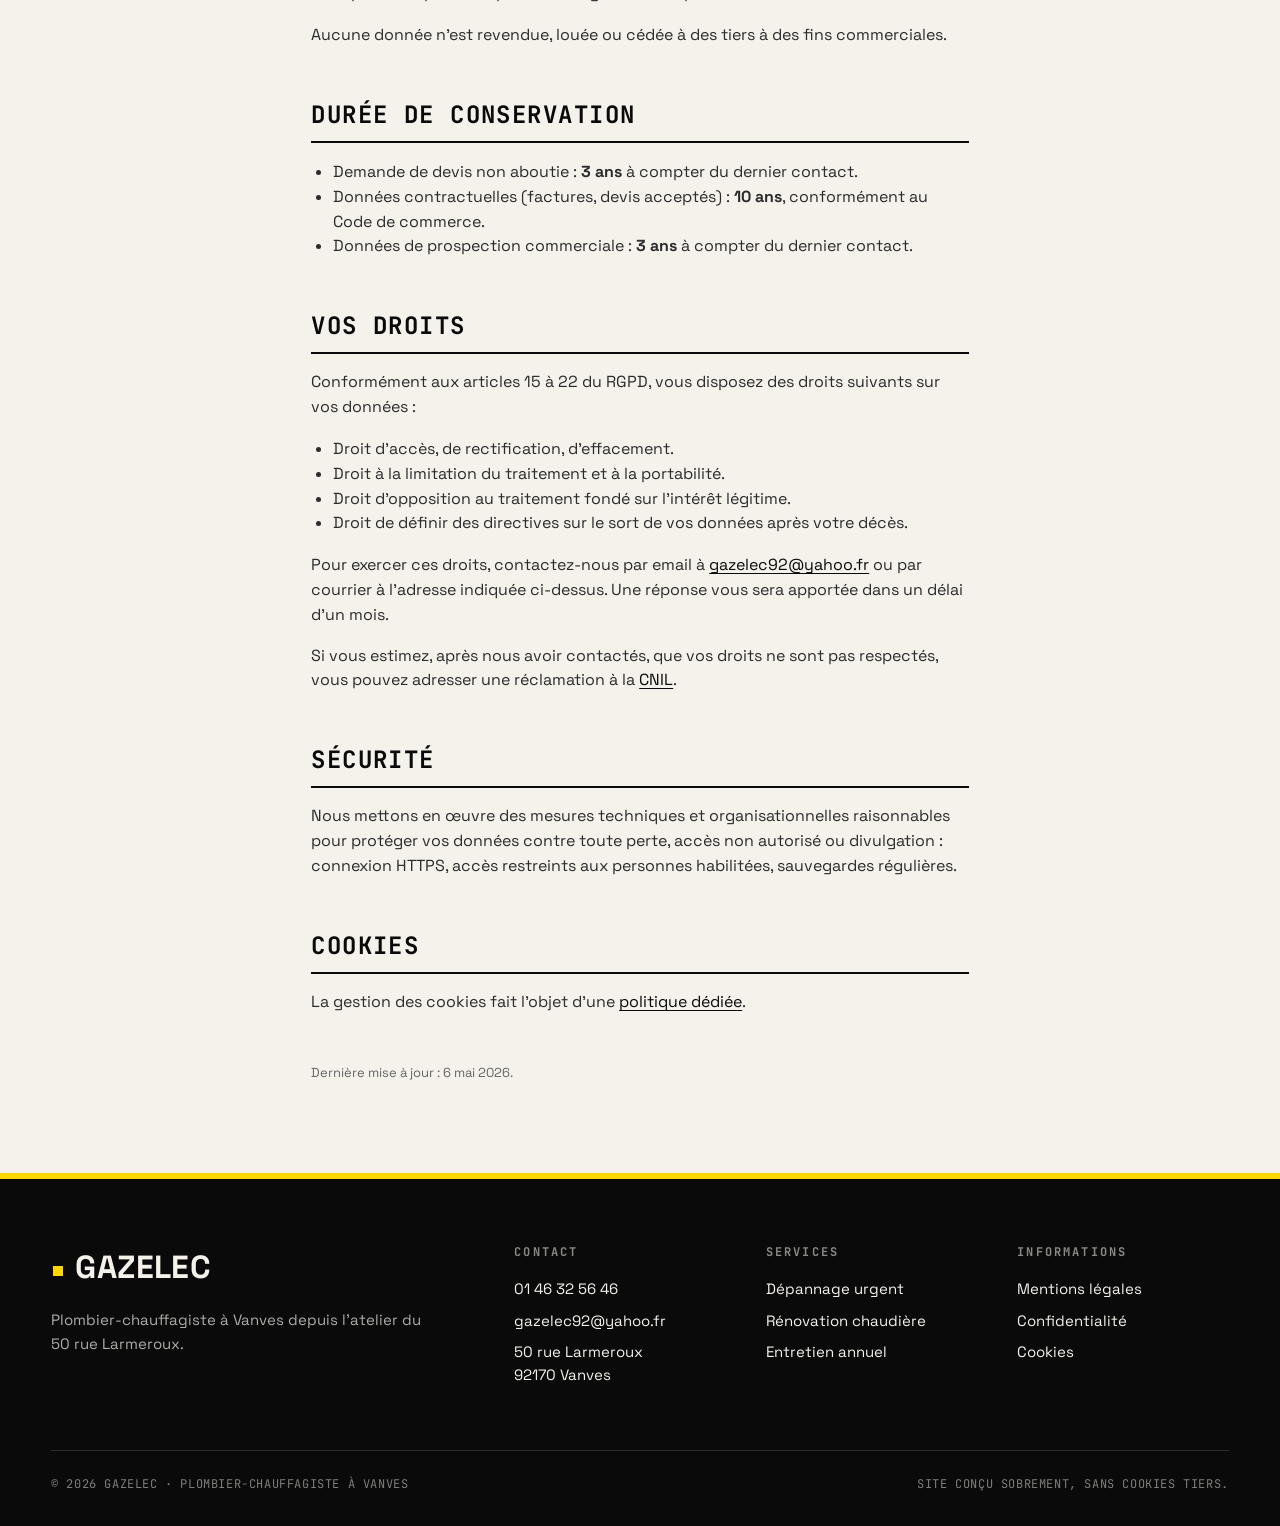
<file: politique-confidentialite.html>
<!DOCTYPE html>
<html lang="fr">
<head>
  <meta charset="UTF-8" />
  <meta name="viewport" content="width=device-width, initial-scale=1.0" />
  <title>Politique de confidentialité | Gazelec — Plombier à Vanves</title>
  <meta name="description" content="Politique de confidentialité du site Gazelec : collecte, finalités, durée de conservation et droits RGPD." />
  <meta name="robots" content="noindex, follow" />
  <link rel="canonical" href="https://gazelec-vanves.fr/politique-confidentialite.html" />
  <link rel="icon" href="data:image/svg+xml,%3Csvg xmlns='http://www.w3.org/2000/svg' viewBox='0 0 100 100'%3E%3Crect width='100' height='100' fill='%230A0A0A'/%3E%3Crect x='30' y='30' width='40' height='40' fill='%23FFD600' stroke='%230A0A0A' stroke-width='4'/%3E%3C/svg%3E" />
  <link rel="preconnect" href="https://fonts.googleapis.com" />
  <link rel="preconnect" href="https://fonts.gstatic.com" crossorigin />
  <link rel="stylesheet" href="https://fonts.googleapis.com/css2?family=Space+Grotesk:wght@400;500;700&family=JetBrains+Mono:wght@400;500;600;700&display=swap" />
  <link rel="stylesheet" href="css/style.css" />
</head>
<body>
  <a class="skip-link" href="#main">Aller au contenu</a>

  <header class="site-header">
    <div class="container site-header__inner">
      <a class="brand" href="index.html" aria-label="Gazelec — accueil">
        <span class="brand__mark" aria-hidden="true"></span>
        <span class="brand__name">GAZELEC</span>
        <span class="brand__tag">Plombier · Vanves 92</span>
      </a>
      <nav class="nav" data-nav aria-label="Navigation principale">
        <button class="nav-toggle" type="button" data-nav-toggle aria-label="Ouvrir le menu" aria-expanded="false">
          <span class="nav-toggle__bars" aria-hidden="true"></span>
        </button>
        <ul class="nav__list">
          <li><a href="index.html#services">Services</a></li>
          <li><a href="index.html#zone">Zone</a></li>
          <li><a href="index.html#avis">Avis</a></li>
          <li><a href="contact.html">Contact</a></li>
        </ul>
        <a class="btn-tel-header" href="tel:+33146325646">
          <span>01&nbsp;46&nbsp;32&nbsp;56&nbsp;46</span>
        </a>
      </nav>
    </div>
  </header>

  <main id="main">
    <section class="page-hero">
      <div class="container">
        <p class="page-hero__eyebrow">[Légal] — Données personnelles</p>
        <h1 class="page-hero__title">Politique de confidentialité.</h1>
        <p class="page-hero__lede">Comment nous traitons vos données, conformément au Règlement Général sur la Protection des Données (RGPD) et à la loi Informatique et Libertés modifiée.</p>
      </div>
    </section>

    <section class="legal">
      <div class="container legal__inner">

        <h2>Responsable de traitement</h2>
        <p>
          Le responsable du traitement est&nbsp;:<br />
          <strong>SAS GAZELEC</strong>, 50 rue Larmeroux, 92170 Vanves — RCS Nanterre 509&nbsp;612&nbsp;446. Présidente : Madame Fatima Atmani-Baroudi.<br />
          Téléphone : <a href="tel:+33146325646">01 46 32 56 46</a> · Email : <a href="mailto:gazelec92@yahoo.fr">gazelec92@yahoo.fr</a>.
        </p>

        <h2>Données collectées et finalités</h2>
        <p>Nous collectons uniquement les données strictement nécessaires aux finalités suivantes&nbsp;:</p>
        <ul>
          <li>
            <strong>Formulaire de contact / devis</strong> — nom, téléphone, email, code postal, type de demande, description du besoin. Finalité&nbsp;: répondre à votre demande, établir un devis, planifier une intervention. Base légale&nbsp;: exécution de mesures précontractuelles à votre demande (art. 6.1.b RGPD).
          </li>
          <li>
            <strong>Échanges téléphoniques et par email</strong> — coordonnées et informations communiquées spontanément. Finalité&nbsp;: traiter votre demande, conserver une trace contractuelle. Base légale&nbsp;: exécution du contrat (art. 6.1.b) ou intérêt légitime (art. 6.1.f).
          </li>
          <li>
            <strong>Facturation</strong> — nom, adresse, prestations, montants. Finalité&nbsp;: obligations légales comptables et fiscales. Base légale&nbsp;: obligation légale (art. 6.1.c).
          </li>
        </ul>
        <p>
          Aucune donnée n'est collectée à votre insu. Aucun profilage publicitaire n'est réalisé.
        </p>

        <h2>Destinataires</h2>
        <p>
          Vos données sont accessibles uniquement par la société Gazelec et, le cas échéant, par les sous-traitants strictement nécessaires&nbsp;:
        </p>
        <ul>
          <li>
            <strong>Netlify, Inc.</strong> — hébergement du site et traitement des soumissions du formulaire de contact (Netlify Forms). Données transitant&nbsp;: nom, téléphone, email, code postal, type de demande, message. Netlify est conforme aux Clauses Contractuelles Types européennes pour les transferts de données hors UE. <a href="https://www.netlify.com/privacy/" target="_blank" rel="noopener">Politique de confidentialité Netlify</a>.
          </li>
          <li>
            <strong>Yahoo (Apollo Global Management)</strong> — réception des notifications d'email du formulaire et des échanges directs (gazelec92@yahoo.fr). <a href="https://legal.yahoo.com/fr/fr/yahoo/privacy/index.html" target="_blank" rel="noopener">Politique de confidentialité Yahoo</a>.
          </li>
          <li>Expert-comptable — pour les obligations comptables et fiscales.</li>
        </ul>
        <p>
          Aucune donnée n'est revendue, louée ou cédée à des tiers à des fins commerciales.
        </p>

        <h2>Durée de conservation</h2>
        <ul>
          <li>Demande de devis non aboutie&nbsp;: <strong>3 ans</strong> à compter du dernier contact.</li>
          <li>Données contractuelles (factures, devis acceptés)&nbsp;: <strong>10 ans</strong>, conformément au Code de commerce.</li>
          <li>Données de prospection commerciale&nbsp;: <strong>3 ans</strong> à compter du dernier contact.</li>
        </ul>

        <h2>Vos droits</h2>
        <p>
          Conformément aux articles 15 à 22 du RGPD, vous disposez des droits suivants sur vos données&nbsp;:
        </p>
        <ul>
          <li>Droit d'accès, de rectification, d'effacement.</li>
          <li>Droit à la limitation du traitement et à la portabilité.</li>
          <li>Droit d'opposition au traitement fondé sur l'intérêt légitime.</li>
          <li>Droit de définir des directives sur le sort de vos données après votre décès.</li>
        </ul>
        <p>
          Pour exercer ces droits, contactez-nous par email à <a href="mailto:gazelec92@yahoo.fr">gazelec92@yahoo.fr</a> ou par courrier à l'adresse indiquée ci-dessus. Une réponse vous sera apportée dans un délai d'un mois.
        </p>
        <p>
          Si vous estimez, après nous avoir contactés, que vos droits ne sont pas respectés, vous pouvez adresser une réclamation à la <a href="https://www.cnil.fr/fr/plaintes" target="_blank" rel="noopener">CNIL</a>.
        </p>

        <h2>Sécurité</h2>
        <p>
          Nous mettons en œuvre des mesures techniques et organisationnelles raisonnables pour protéger vos données contre toute perte, accès non autorisé ou divulgation&nbsp;: connexion HTTPS, accès restreints aux personnes habilitées, sauvegardes régulières.
        </p>

        <h2>Cookies</h2>
        <p>
          La gestion des cookies fait l'objet d'une <a href="politique-cookies.html">politique dédiée</a>.
        </p>

        <p style="margin-top: 48px; font-size: 13px; color: #666;">Dernière mise à jour : 6 mai 2026.</p>
      </div>
    </section>
  </main>

  <footer class="site-footer">
    <div class="container">
      <div class="site-footer__grid">
        <div class="site-footer__brand">
          <span class="brand">
            <span class="brand__mark" aria-hidden="true"></span>
            <span class="brand__name">GAZELEC</span>
          </span>
          <p>Plombier-chauffagiste à Vanves depuis l'atelier du 50 rue Larmeroux.</p>
        </div>
        <div>
          <h4>Contact</h4>
          <ul>
            <li><a href="tel:+33146325646">01 46 32 56 46</a></li>
            <li><a href="mailto:gazelec92@yahoo.fr">gazelec92@yahoo.fr</a></li>
            <li>50 rue Larmeroux<br />92170 Vanves</li>
          </ul>
        </div>
        <div>
          <h4>Services</h4>
          <ul>
            <li><a href="index.html#services">Dépannage urgent</a></li>
            <li><a href="index.html#services">Rénovation chaudière</a></li>
            <li><a href="index.html#services">Entretien annuel</a></li>
          </ul>
        </div>
        <div>
          <h4>Informations</h4>
          <ul>
            <li><a href="mentions-legales.html">Mentions légales</a></li>
            <li><a href="politique-confidentialite.html" aria-current="page">Confidentialité</a></li>
            <li><a href="politique-cookies.html">Cookies</a></li>
          </ul>
        </div>
      </div>
      <div class="site-footer__copy">
        <span>© <span data-year>2026</span> Gazelec · Plombier-chauffagiste à Vanves</span>
        <span>Site conçu sobrement, sans cookies tiers.</span>
      </div>
    </div>
  </footer>

  <a class="fab-tel" href="tel:+33146325646" aria-label="Appeler Gazelec">Appeler</a>
  <script src="js/main.js" defer></script>
</body>
</html>
</file>
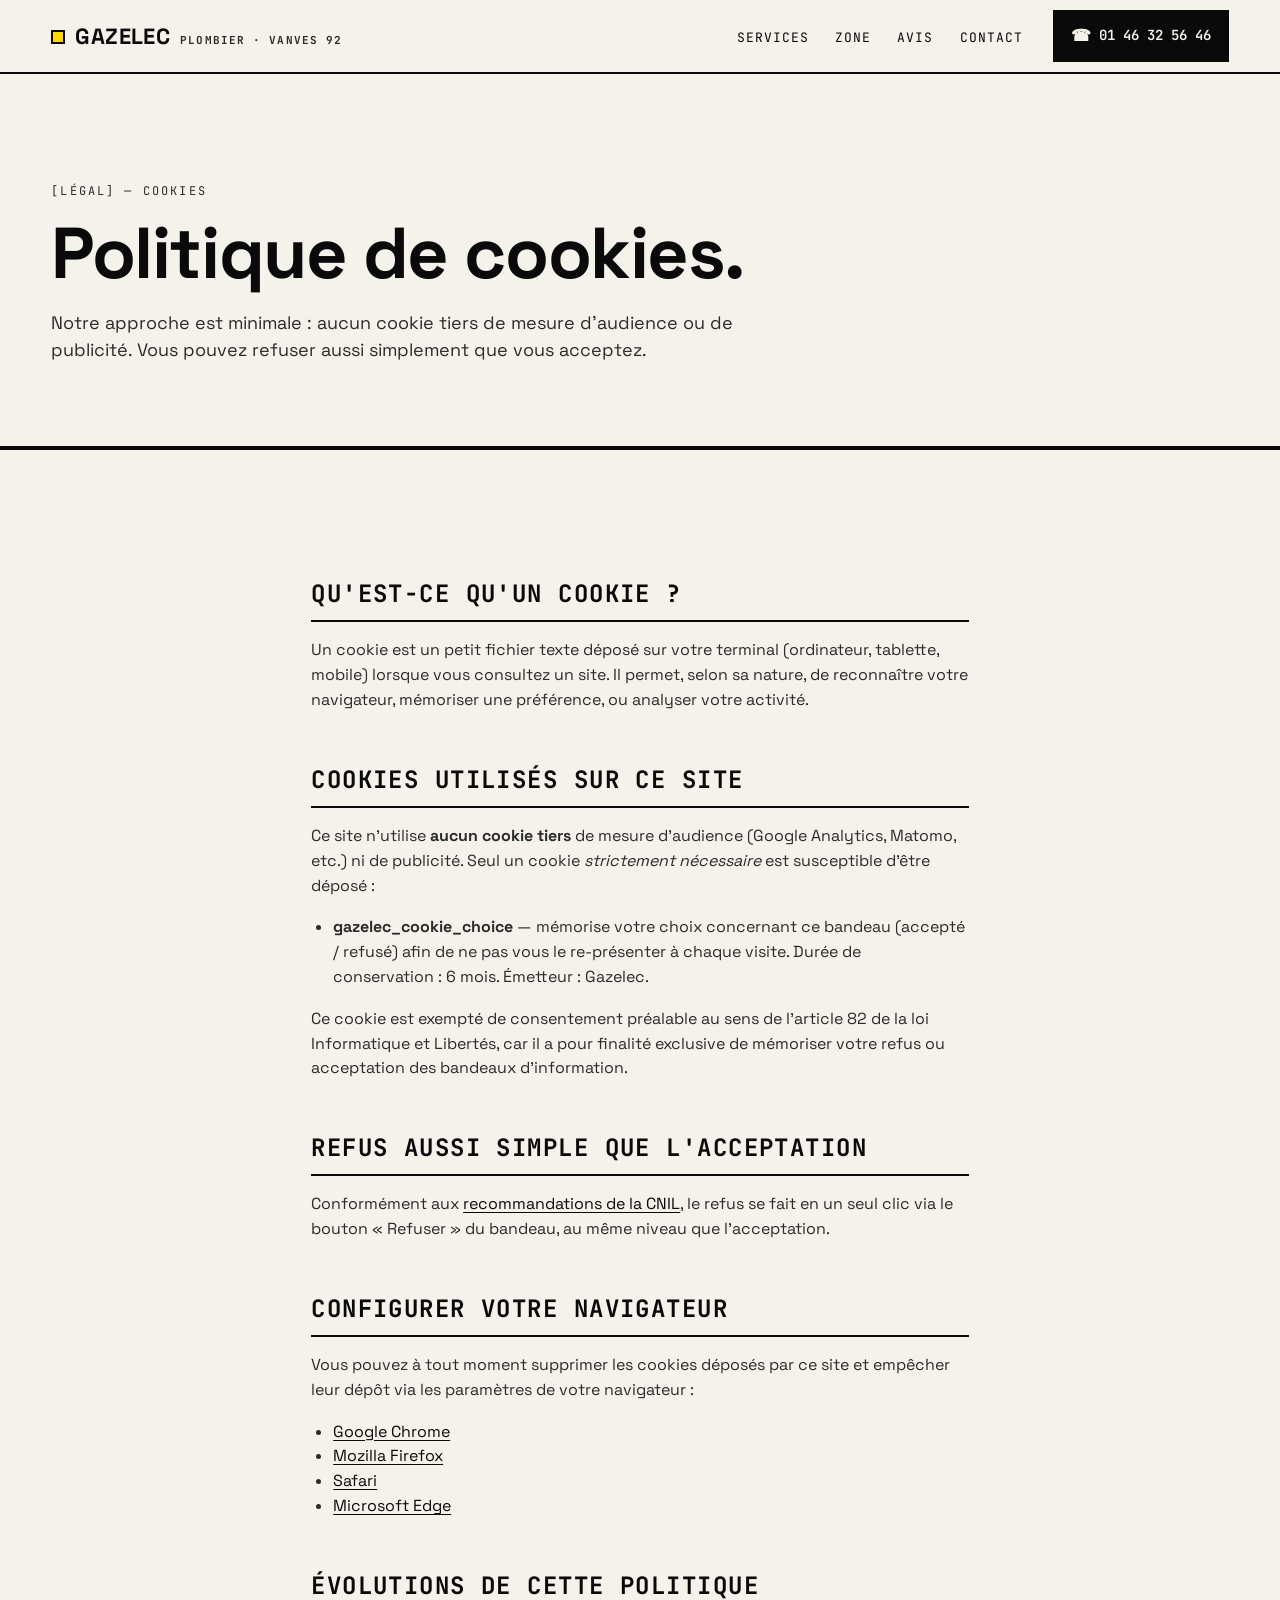
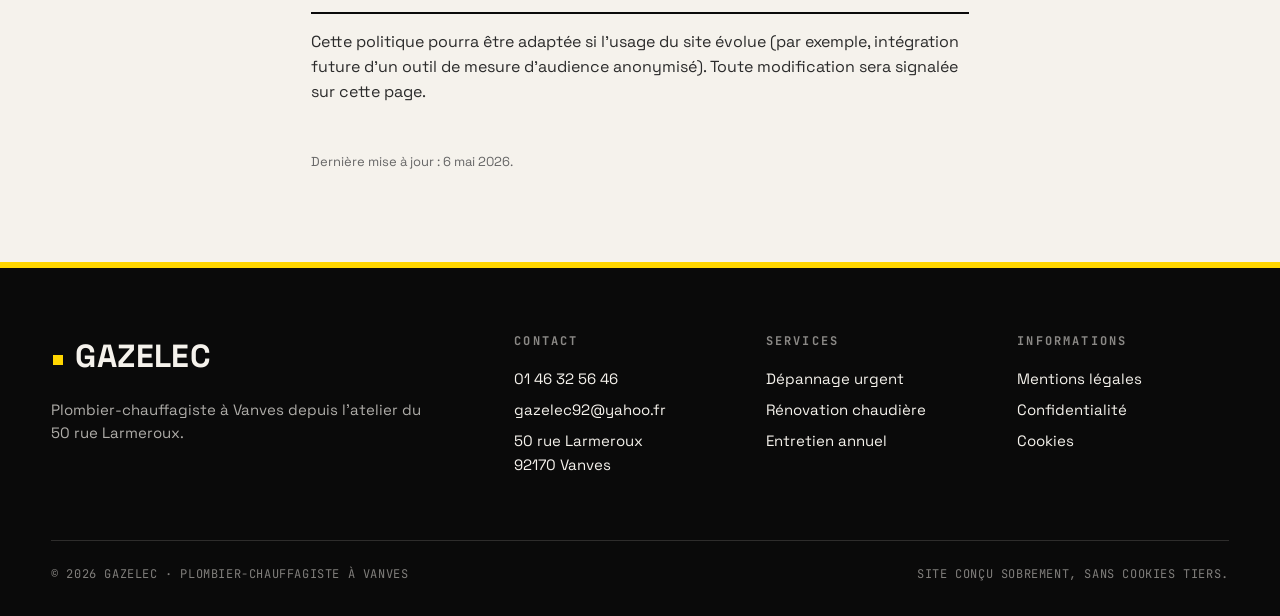
<file: politique-cookies.html>
<!DOCTYPE html>
<html lang="fr">
<head>
  <meta charset="UTF-8" />
  <meta name="viewport" content="width=device-width, initial-scale=1.0" />
  <title>Politique de cookies | Gazelec — Plombier à Vanves</title>
  <meta name="description" content="Politique de cookies du site Gazelec — conforme aux recommandations de la CNIL." />
  <meta name="robots" content="noindex, follow" />
  <link rel="canonical" href="https://gazelec-vanves.fr/politique-cookies.html" />
  <link rel="icon" href="data:image/svg+xml,%3Csvg xmlns='http://www.w3.org/2000/svg' viewBox='0 0 100 100'%3E%3Crect width='100' height='100' fill='%230A0A0A'/%3E%3Crect x='30' y='30' width='40' height='40' fill='%23FFD600' stroke='%230A0A0A' stroke-width='4'/%3E%3C/svg%3E" />
  <link rel="preconnect" href="https://fonts.googleapis.com" />
  <link rel="preconnect" href="https://fonts.gstatic.com" crossorigin />
  <link rel="stylesheet" href="https://fonts.googleapis.com/css2?family=Space+Grotesk:wght@400;500;700&family=JetBrains+Mono:wght@400;500;600;700&display=swap" />
  <link rel="stylesheet" href="css/style.css" />
</head>
<body>
  <a class="skip-link" href="#main">Aller au contenu</a>

  <header class="site-header">
    <div class="container site-header__inner">
      <a class="brand" href="index.html" aria-label="Gazelec — accueil">
        <span class="brand__mark" aria-hidden="true"></span>
        <span class="brand__name">GAZELEC</span>
        <span class="brand__tag">Plombier · Vanves 92</span>
      </a>
      <nav class="nav" data-nav aria-label="Navigation principale">
        <button class="nav-toggle" type="button" data-nav-toggle aria-label="Ouvrir le menu" aria-expanded="false">
          <span class="nav-toggle__bars" aria-hidden="true"></span>
        </button>
        <ul class="nav__list">
          <li><a href="index.html#services">Services</a></li>
          <li><a href="index.html#zone">Zone</a></li>
          <li><a href="index.html#avis">Avis</a></li>
          <li><a href="contact.html">Contact</a></li>
        </ul>
        <a class="btn-tel-header" href="tel:+33146325646">
          <span>01&nbsp;46&nbsp;32&nbsp;56&nbsp;46</span>
        </a>
      </nav>
    </div>
  </header>

  <main id="main">
    <section class="page-hero">
      <div class="container">
        <p class="page-hero__eyebrow">[Légal] — Cookies</p>
        <h1 class="page-hero__title">Politique de cookies.</h1>
        <p class="page-hero__lede">Notre approche est minimale&nbsp;: aucun cookie tiers de mesure d'audience ou de publicité. Vous pouvez refuser aussi simplement que vous acceptez.</p>
      </div>
    </section>

    <section class="legal">
      <div class="container legal__inner">

        <h2>Qu'est-ce qu'un cookie&nbsp;?</h2>
        <p>
          Un cookie est un petit fichier texte déposé sur votre terminal (ordinateur, tablette, mobile) lorsque vous consultez un site. Il permet, selon sa nature, de reconnaître votre navigateur, mémoriser une préférence, ou analyser votre activité.
        </p>

        <h2>Cookies utilisés sur ce site</h2>
        <p>
          Ce site n'utilise <strong>aucun cookie tiers</strong> de mesure d'audience (Google Analytics, Matomo, etc.) ni de publicité. Seul un cookie <em>strictement nécessaire</em> est susceptible d'être déposé&nbsp;:
        </p>
        <ul>
          <li>
            <strong>gazelec_cookie_choice</strong> — mémorise votre choix concernant ce bandeau (accepté / refusé) afin de ne pas vous le re-présenter à chaque visite. Durée de conservation&nbsp;: 6 mois. Émetteur&nbsp;: Gazelec.
          </li>
        </ul>
        <p>
          Ce cookie est exempté de consentement préalable au sens de l'article 82 de la loi Informatique et Libertés, car il a pour finalité exclusive de mémoriser votre refus ou acceptation des bandeaux d'information.
        </p>

        <h2>Refus aussi simple que l'acceptation</h2>
        <p>
          Conformément aux <a href="https://www.cnil.fr/fr/cookies-et-autres-traceurs-la-cnil-publie-des-lignes-directrices-modificatives-et-sa-recommandation" target="_blank" rel="noopener">recommandations de la CNIL</a>, le refus se fait en un seul clic via le bouton «&nbsp;Refuser&nbsp;» du bandeau, au même niveau que l'acceptation.
        </p>

        <h2>Configurer votre navigateur</h2>
        <p>
          Vous pouvez à tout moment supprimer les cookies déposés par ce site et empêcher leur dépôt via les paramètres de votre navigateur&nbsp;:
        </p>
        <ul>
          <li><a href="https://support.google.com/chrome/answer/95647" target="_blank" rel="noopener">Google Chrome</a></li>
          <li><a href="https://support.mozilla.org/fr/kb/protection-renforcee-contre-pistage-firefox-ordinateur" target="_blank" rel="noopener">Mozilla Firefox</a></li>
          <li><a href="https://support.apple.com/fr-fr/guide/safari/sfri11471/mac" target="_blank" rel="noopener">Safari</a></li>
          <li><a href="https://support.microsoft.com/fr-fr/microsoft-edge" target="_blank" rel="noopener">Microsoft Edge</a></li>
        </ul>

        <h2>Évolutions de cette politique</h2>
        <p>
          Cette politique pourra être adaptée si l'usage du site évolue (par exemple, intégration future d'un outil de mesure d'audience anonymisé). Toute modification sera signalée sur cette page.
        </p>

        <p style="margin-top: 48px; font-size: 13px; color: #666;">Dernière mise à jour : 6 mai 2026.</p>
      </div>
    </section>
  </main>

  <footer class="site-footer">
    <div class="container">
      <div class="site-footer__grid">
        <div class="site-footer__brand">
          <span class="brand">
            <span class="brand__mark" aria-hidden="true"></span>
            <span class="brand__name">GAZELEC</span>
          </span>
          <p>Plombier-chauffagiste à Vanves depuis l'atelier du 50 rue Larmeroux.</p>
        </div>
        <div>
          <h4>Contact</h4>
          <ul>
            <li><a href="tel:+33146325646">01 46 32 56 46</a></li>
            <li><a href="mailto:gazelec92@yahoo.fr">gazelec92@yahoo.fr</a></li>
            <li>50 rue Larmeroux<br />92170 Vanves</li>
          </ul>
        </div>
        <div>
          <h4>Services</h4>
          <ul>
            <li><a href="index.html#services">Dépannage urgent</a></li>
            <li><a href="index.html#services">Rénovation chaudière</a></li>
            <li><a href="index.html#services">Entretien annuel</a></li>
          </ul>
        </div>
        <div>
          <h4>Informations</h4>
          <ul>
            <li><a href="mentions-legales.html">Mentions légales</a></li>
            <li><a href="politique-confidentialite.html">Confidentialité</a></li>
            <li><a href="politique-cookies.html" aria-current="page">Cookies</a></li>
          </ul>
        </div>
      </div>
      <div class="site-footer__copy">
        <span>© <span data-year>2026</span> Gazelec · Plombier-chauffagiste à Vanves</span>
        <span>Site conçu sobrement, sans cookies tiers.</span>
      </div>
    </div>
  </footer>

  <a class="fab-tel" href="tel:+33146325646" aria-label="Appeler Gazelec">Appeler</a>
  <script src="js/main.js" defer></script>
</body>
</html>
</file>
<file: css/style.css>
/* =========================================================
   GAZELEC — Plombier-chauffagiste à Vanves
   Direction artistique : « Urgence maîtrisée »
   Brutaliste-confiant, signalétique d'atelier.
   ========================================================= */

/* ---------- Reset & base ---------- */
*, *::before, *::after { box-sizing: border-box; }
html { -webkit-text-size-adjust: 100%; scroll-behavior: smooth; }
body {
  margin: 0;
  font-family: 'Space Grotesk', system-ui, -apple-system, Segoe UI, Roboto, sans-serif;
  font-size: 17px;
  line-height: 1.55;
  color: #0A0A0A;
  background: #F5F2EC;
  -webkit-font-smoothing: antialiased;
  text-rendering: optimizeLegibility;
}
img, svg { display: block; max-width: 100%; height: auto; }
a { color: inherit; text-decoration: none; }
button { font: inherit; cursor: pointer; border: none; background: none; }

:root {
  --noir: #0A0A0A;
  --creme: #F5F2EC;
  --jaune: #FFD600;
  --rouge: #E63946;
  --gris: #2B2B2B;
  --gris-clair: #E2DED5;
  --mono: 'JetBrains Mono', ui-monospace, SFMono-Regular, Menlo, monospace;
  --max: 1280px;
  --pad: clamp(20px, 4vw, 56px);
  --filet: 2px solid var(--noir);
  --filet-fort: 4px solid var(--noir);
}

::selection { background: var(--jaune); color: var(--noir); }

/* ---------- Accessibilité ---------- */
:focus-visible {
  outline: 3px solid var(--jaune);
  outline-offset: 3px;
}
.skip-link {
  position: absolute; left: -9999px; top: 0;
  background: var(--noir); color: var(--jaune);
  padding: 12px 18px; font-family: var(--mono); font-size: 14px;
  z-index: 1000;
}
.skip-link:focus { left: 12px; top: 12px; }

/* ---------- Conteneurs ---------- */
.container {
  max-width: var(--max);
  margin: 0 auto;
  padding-left: var(--pad);
  padding-right: var(--pad);
}

/* ---------- Header ---------- */
.site-header {
  position: sticky; top: 0; z-index: 50;
  background: var(--creme);
  border-bottom: var(--filet);
}
.site-header__inner {
  display: flex; align-items: center; justify-content: space-between;
  gap: 16px; min-height: 72px;
}
.brand {
  display: flex; align-items: baseline; gap: 10px;
  font-weight: 700; font-size: 22px; letter-spacing: 0.02em;
}
.brand__mark {
  display: inline-block; width: 14px; height: 14px;
  background: var(--jaune); border: 2px solid var(--noir);
}
.brand__name { font-size: 22px; }
.brand__tag {
  font-family: var(--mono); font-size: 11px;
  text-transform: uppercase; letter-spacing: 0.1em;
  color: var(--gris);
}
.nav { display: flex; align-items: center; gap: 28px; }
.nav__list { display: flex; gap: 22px; list-style: none; padding: 0; margin: 0; }
.nav__list a {
  font-family: var(--mono); font-size: 13px;
  text-transform: uppercase; letter-spacing: 0.08em;
  padding: 6px 2px;
  border-bottom: 2px solid transparent;
}
.nav__list a:hover, .nav__list a[aria-current="page"] { border-bottom-color: var(--noir); }
.btn-tel-header {
  display: inline-flex; align-items: center; gap: 8px;
  background: var(--noir); color: var(--creme);
  padding: 12px 16px;
  font-family: var(--mono); font-size: 14px; font-weight: 600;
  border: 2px solid var(--noir);
  transition: background .15s, color .15s;
}
.btn-tel-header:hover { background: var(--jaune); color: var(--noir); }
.btn-tel-header::before { content: "\260E"; font-size: 16px; }

.nav-toggle { display: none; }

@media (max-width: 860px) {
  .nav__list { display: none; }
  .nav-toggle {
    display: inline-flex; align-items: center; justify-content: center;
    width: 44px; height: 44px;
    border: 2px solid var(--noir); background: var(--creme);
  }
  .nav-toggle__bars { display: block; width: 22px; height: 2px; background: var(--noir); position: relative; }
  .nav-toggle__bars::before, .nav-toggle__bars::after {
    content: ""; position: absolute; left: 0; right: 0; height: 2px; background: var(--noir);
  }
  .nav-toggle__bars::before { top: -7px; }
  .nav-toggle__bars::after { top: 7px; }
  .nav.is-open .nav__list {
    display: flex; flex-direction: column; gap: 0;
    position: absolute; top: 72px; left: 0; right: 0;
    background: var(--creme); border-bottom: var(--filet);
    padding: 12px var(--pad) 20px;
  }
  .nav.is-open .nav__list a {
    display: block; padding: 14px 0;
    border-top: 1px solid var(--gris-clair); border-bottom: none;
  }
  .brand__tag { display: none; }
  .btn-tel-header span { display: none; }
  .btn-tel-header::before { font-size: 18px; }
}

/* ---------- Bandeau urgence ---------- */
.urgency-bar {
  background: var(--rouge); color: var(--creme);
  font-family: var(--mono); font-size: 13px;
  text-align: center; padding: 8px var(--pad);
  letter-spacing: 0.04em;
}
.urgency-bar strong { letter-spacing: 0.1em; text-transform: uppercase; }
.urgency-bar a { text-decoration: underline; text-underline-offset: 3px; font-weight: 700; }

/* ---------- Hero ---------- */
.hero {
  border-bottom: var(--filet-fort);
  background: var(--creme);
  position: relative;
  overflow: hidden;
}
.hero__inner {
  display: grid; grid-template-columns: 1.4fr 1fr;
  gap: 48px; padding: clamp(56px, 9vw, 120px) 0;
  align-items: end;
}
.hero__eyebrow {
  font-family: var(--mono); font-size: 12px;
  text-transform: uppercase; letter-spacing: 0.18em;
  color: var(--gris);
  display: inline-flex; align-items: center; gap: 10px;
  margin-bottom: 24px;
}
.hero__eyebrow::before {
  content: ""; width: 28px; height: 2px; background: var(--noir);
}
.hero__title {
  font-size: clamp(34px, 8vw, 108px);
  line-height: 0.95;
  letter-spacing: -0.03em;
  font-weight: 700;
  margin: 0 0 28px;
  word-break: normal;
  overflow-wrap: break-word;
  hyphens: auto;
}
.hero__title .accent {
  background: var(--jaune); padding: 0 8px; display: inline-block;
}
.hero__lede {
  font-size: clamp(17px, 1.6vw, 20px);
  max-width: 50ch; color: var(--gris);
  margin: 0 0 36px;
}
.hero__cta {
  display: flex; flex-wrap: wrap; gap: 14px; align-items: center;
}
.btn {
  display: inline-flex; align-items: center; gap: 12px;
  padding: 18px 26px;
  font-family: var(--mono); font-weight: 600; font-size: 15px;
  letter-spacing: 0.04em; text-transform: uppercase;
  border: 2px solid var(--noir);
  transition: transform .15s, background .15s, color .15s;
}
.btn:hover { transform: translate(-2px, -2px); box-shadow: 6px 6px 0 var(--noir); }
.btn--primary { background: var(--noir); color: var(--creme); }
.btn--primary:hover { background: var(--jaune); color: var(--noir); }
.btn--secondary { background: var(--creme); color: var(--noir); }
.btn--secondary:hover { background: var(--noir); color: var(--creme); }

.hero__card {
  border: var(--filet-fort);
  background: var(--noir);
  color: var(--creme);
  padding: 28px;
  font-family: var(--mono);
  position: relative;
}
.hero__card::before {
  content: "FICHE D'INTERVENTION";
  position: absolute; top: -12px; left: 16px;
  background: var(--jaune); color: var(--noir);
  font-size: 10px; font-weight: 700;
  letter-spacing: 0.2em;
  padding: 4px 10px; border: 2px solid var(--noir);
}
.hero__card-row {
  display: flex; justify-content: space-between; align-items: baseline;
  gap: 16px; padding: 14px 0;
  border-bottom: 1px dashed rgba(245,242,236,0.25);
}
.hero__card-row:last-child { border-bottom: none; }
.hero__card-key { font-size: 11px; letter-spacing: 0.15em; text-transform: uppercase; opacity: 0.65; }
.hero__card-val { font-size: 16px; text-align: right; }
.hero__card-val a:hover { color: var(--jaune); }
.hero__card-val--big { font-size: 22px; font-weight: 700; letter-spacing: 0.02em; }

@media (max-width: 860px) {
  .hero__inner { grid-template-columns: 1fr; gap: 32px; padding: 56px 0 64px; }
  .hero__card { margin-top: 8px; }
}

/* ---------- Section générique ---------- */
.section { padding: clamp(64px, 9vw, 128px) 0; border-bottom: var(--filet); }
.section--noir { background: var(--noir); color: var(--creme); border-bottom: none; }
.section__head {
  display: grid; grid-template-columns: 1fr 2fr; gap: 32px;
  margin-bottom: 56px; align-items: end;
}
.section__num {
  font-family: var(--mono); font-size: 13px; letter-spacing: 0.18em;
  text-transform: uppercase; color: var(--gris);
}
.section--noir .section__num { color: rgba(245,242,236,0.55); }
.section__title {
  font-size: clamp(32px, 5vw, 56px);
  line-height: 1; letter-spacing: -0.02em; font-weight: 700;
  margin: 0;
}
@media (max-width: 760px) {
  .section__head { grid-template-columns: 1fr; gap: 14px; margin-bottom: 36px; }
}

/* ---------- Services ---------- */
.services {
  display: grid; grid-template-columns: repeat(3, 1fr);
  border: var(--filet-fort);
  background: var(--creme);
}
.service {
  padding: 36px 28px 32px;
  border-right: var(--filet);
  display: flex; flex-direction: column; min-height: 320px;
  transition: background .2s;
}
.service:last-child { border-right: none; }
.service:hover { background: var(--jaune); }
.service__num {
  font-family: var(--mono); font-size: 12px; letter-spacing: 0.18em;
  color: var(--gris); margin-bottom: 24px;
}
.service__title {
  font-size: 26px; font-weight: 700; line-height: 1.1;
  margin: 0 0 14px;
}
.service__desc { color: var(--gris); margin: 0 0 24px; flex: 1; }
.service:hover .service__desc { color: var(--noir); }
.service__list {
  list-style: none; padding: 0; margin: 0 0 8px;
  font-family: var(--mono); font-size: 13px;
  border-top: 1px solid var(--noir);
}
.service__list li { padding: 8px 0; border-bottom: 1px dashed rgba(10,10,10,0.25); }
.service__list li:last-child { border-bottom: none; }

@media (max-width: 860px) {
  .services { grid-template-columns: 1fr; }
  .service { border-right: none; border-bottom: var(--filet); }
  .service:last-child { border-bottom: none; }
}

/* ---------- Zone d'intervention ---------- */
.zone {
  display: grid; grid-template-columns: 1fr 1.2fr;
  gap: 56px; align-items: start;
}
.zone__map {
  border: var(--filet-fort);
  aspect-ratio: 4 / 3;
  background: var(--noir);
  background-image:
    linear-gradient(rgba(245,242,236,0.06) 1px, transparent 1px),
    linear-gradient(90deg, rgba(245,242,236,0.06) 1px, transparent 1px),
    linear-gradient(rgba(245,242,236,0.12) 1px, transparent 1px),
    linear-gradient(90deg, rgba(245,242,236,0.12) 1px, transparent 1px);
  background-size: 20px 20px, 20px 20px, 100px 100px, 100px 100px;
  background-position: 0 0;
  position: relative; overflow: hidden;
}
.zone__map::after {
  content: "";
  position: absolute;
  top: 50%; left: 50%;
  width: 18px; height: 18px;
  margin: -9px 0 0 -9px;
  background: var(--rouge);
  border: 3px solid var(--creme);
  border-radius: 50%;
  box-shadow: 0 0 0 8px rgba(230,57,70,0.18);
}
.zone__map-pin {
  position: absolute; top: 50%; left: 50%;
  transform: translate(-50%, -50%);
  background: var(--jaune); color: var(--noir);
  font-family: var(--mono); font-size: 12px; font-weight: 700;
  padding: 6px 12px; border: 2px solid var(--noir);
  letter-spacing: 0.1em;
}
.zone__map-link {
  position: absolute; bottom: 16px; right: 16px;
  background: var(--noir); color: var(--creme);
  padding: 10px 14px;
  font-family: var(--mono); font-size: 12px; letter-spacing: 0.1em;
  text-transform: uppercase;
  border: 2px solid var(--noir);
}
.zone__map-link:hover { background: var(--jaune); color: var(--noir); }
.zone__cities {
  display: grid; grid-template-columns: repeat(2, 1fr);
  gap: 0;
  border-top: var(--filet);
  padding: 0; margin: 24px 0 0;
}
.zone__cities li {
  font-family: var(--mono); font-size: 14px;
  padding: 14px 0;
  border-bottom: 1px solid var(--noir);
  display: flex; justify-content: space-between; align-items: baseline;
  list-style: none;
}
.zone__cities li:nth-child(odd) { padding-right: 16px; border-right: 1px solid var(--noir); }
.zone__cities li:nth-child(even) { padding-left: 16px; }
.zone__cities li span { color: var(--gris); font-size: 12px; }
.zone__intro p { font-size: 18px; max-width: 50ch; }

@media (max-width: 860px) {
  .zone { grid-template-columns: 1fr; gap: 32px; }
  .zone__cities { grid-template-columns: 1fr; }
  .zone__cities li:nth-child(odd) { padding-right: 0; border-right: none; }
  .zone__cities li:nth-child(even) { padding-left: 0; }
}

/* ---------- Pourquoi nous ---------- */
.why {
  display: grid; grid-template-columns: repeat(4, 1fr);
  gap: 0;
  border: var(--filet-fort);
}
.why__item {
  padding: 32px 24px;
  border-right: var(--filet);
  background: var(--creme);
}
.why__item:last-child { border-right: none; }
.why__num {
  font-family: var(--mono); font-size: 38px; font-weight: 700;
  display: block; margin-bottom: 12px;
}
.why__num--accent { background: var(--jaune); display: inline-block; padding: 0 8px; }
.why__title { font-size: 18px; font-weight: 700; margin: 0 0 8px; }
.why__desc { color: var(--gris); font-size: 15px; margin: 0; }

@media (max-width: 860px) {
  .why { grid-template-columns: 1fr 1fr; }
  .why__item:nth-child(2) { border-right: none; }
  .why__item:nth-child(1), .why__item:nth-child(2) { border-bottom: var(--filet); }
}
@media (max-width: 520px) {
  .why { grid-template-columns: 1fr; }
  .why__item { border-right: none; border-bottom: var(--filet); }
  .why__item:last-child { border-bottom: none; }
}

/* ---------- Témoignages ---------- */
.testimonials {
  display: grid; grid-template-columns: repeat(3, 1fr); gap: 0;
  border: var(--filet-fort);
}
.testimonial {
  padding: 32px 28px;
  border-right: var(--filet);
  display: flex; flex-direction: column;
  background: var(--creme);
}
.testimonial:last-child { border-right: none; }
.testimonial__quote {
  font-size: 18px; line-height: 1.5;
  margin: 0 0 24px; flex: 1;
}
.testimonial__quote::before { content: "« "; font-weight: 700; }
.testimonial__quote::after { content: " »"; font-weight: 700; }
.testimonial__meta {
  font-family: var(--mono); font-size: 12px; letter-spacing: 0.08em;
  text-transform: uppercase; color: var(--gris);
  border-top: 1px solid var(--noir); padding-top: 16px;
  display: flex; justify-content: space-between; gap: 12px;
}
.testimonial__stars { color: var(--noir); letter-spacing: 0.1em; }
.testimonials-foot {
  margin-top: 28px;
  display: flex; flex-wrap: wrap; gap: 16px; align-items: center;
  font-family: var(--mono); font-size: 13px; color: var(--gris);
}
.testimonials-foot a { text-decoration: underline; text-underline-offset: 3px; color: var(--noir); }

@media (max-width: 860px) {
  .testimonials { grid-template-columns: 1fr; }
  .testimonial { border-right: none; border-bottom: var(--filet); }
  .testimonial:last-child { border-bottom: none; }
}

/* ---------- Contact bloc ---------- */
.contact-block {
  display: grid; grid-template-columns: 1.2fr 1fr; gap: 0;
  border: var(--filet-fort);
}
.contact-block__main {
  padding: 48px 40px;
  background: var(--noir); color: var(--creme);
  border-right: var(--filet-fort);
}
.contact-block__title {
  font-size: clamp(28px, 4vw, 44px); line-height: 1; margin: 0 0 24px;
}
.contact-block__lede { color: rgba(245,242,236,0.75); margin: 0 0 32px; max-width: 42ch; }
.contact-block__phone {
  display: block;
  font-family: var(--mono); font-weight: 700;
  font-size: clamp(32px, 5vw, 56px);
  letter-spacing: -0.02em;
  margin: 0 0 12px;
}
.contact-block__phone:hover { color: var(--jaune); }
.contact-block__sub {
  font-family: var(--mono); font-size: 13px; letter-spacing: 0.1em;
  color: rgba(245,242,236,0.6);
  text-transform: uppercase;
}

.contact-block__aside {
  padding: 40px;
  background: var(--creme);
  display: flex; flex-direction: column; gap: 28px;
}
.contact-block__aside dt {
  font-family: var(--mono); font-size: 11px; letter-spacing: 0.18em;
  text-transform: uppercase; color: var(--gris); margin-bottom: 6px;
}
.contact-block__aside dd { margin: 0 0 20px; font-size: 16px; }
.contact-block__aside dd:last-child { margin-bottom: 0; }

@media (max-width: 860px) {
  .contact-block { grid-template-columns: 1fr; }
  .contact-block__main { border-right: none; border-bottom: var(--filet-fort); padding: 36px 28px; }
  .contact-block__aside { padding: 32px 28px; }
}

/* ---------- Formulaire ---------- */
.form { display: grid; gap: 18px; max-width: 640px; }
.form__row { display: grid; grid-template-columns: 1fr 1fr; gap: 18px; }
.form label { display: block; }
.form .lbl {
  font-family: var(--mono); font-size: 12px; letter-spacing: 0.1em;
  text-transform: uppercase; color: var(--gris); margin-bottom: 6px;
}
.form input, .form select, .form textarea {
  width: 100%;
  background: var(--creme);
  border: 2px solid var(--noir);
  padding: 14px 16px;
  font: inherit;
  font-size: 16px;
  border-radius: 0;
  transition: background .15s;
}
.form input:focus, .form select:focus, .form textarea:focus {
  background: #FFFBE6;
  outline: none;
}
.form textarea { min-height: 140px; resize: vertical; }
.form__check {
  display: flex; gap: 10px; align-items: flex-start;
  font-size: 14px; color: var(--gris);
}
.form__check input { width: 18px; height: 18px; flex-shrink: 0; margin-top: 2px; }
.form__honey { position: absolute; left: -9999px; width: 1px; height: 1px; opacity: 0; }
.form__status {
  font-family: var(--mono); font-size: 13px;
  padding: 12px 16px; border: 2px solid var(--noir);
  display: none;
}
.form__status.is-ok { display: block; background: var(--jaune); }
.form__status.is-err { display: block; background: var(--rouge); color: var(--creme); }

@media (max-width: 600px) { .form__row { grid-template-columns: 1fr; } }

/* ---------- Footer ---------- */
.site-footer {
  background: var(--noir); color: var(--creme);
  padding: 64px 0 32px;
  border-top: 6px solid var(--jaune);
}
.site-footer__grid {
  display: grid; grid-template-columns: 2fr 1fr 1fr 1fr; gap: 40px;
}
.site-footer h4 {
  font-family: var(--mono); font-size: 12px; letter-spacing: 0.18em;
  text-transform: uppercase; margin: 0 0 16px;
  color: rgba(245,242,236,0.55);
}
.site-footer ul { list-style: none; padding: 0; margin: 0; }
.site-footer li { margin-bottom: 8px; font-size: 15px; }
.site-footer a:hover { color: var(--jaune); }
.site-footer__brand .brand__name { font-size: 32px; }
.site-footer__brand p {
  margin: 16px 0 0; max-width: 38ch;
  color: rgba(245,242,236,0.7); font-size: 15px;
}
.site-footer__copy {
  margin-top: 56px; padding-top: 24px;
  border-top: 1px solid rgba(245,242,236,0.15);
  display: flex; justify-content: space-between; flex-wrap: wrap; gap: 16px;
  font-family: var(--mono); font-size: 12px;
  color: rgba(245,242,236,0.5);
  letter-spacing: 0.05em; text-transform: uppercase;
}

@media (max-width: 860px) {
  .site-footer__grid { grid-template-columns: 1fr 1fr; gap: 32px; }
  .site-footer__brand { grid-column: 1 / -1; }
}
@media (max-width: 520px) {
  .site-footer__grid { grid-template-columns: 1fr; }
}

/* ---------- Pages secondaires ---------- */
.page-hero {
  border-bottom: var(--filet-fort);
  padding: clamp(56px, 8vw, 96px) 0 clamp(40px, 5vw, 64px);
}
.page-hero__eyebrow {
  font-family: var(--mono); font-size: 12px; letter-spacing: 0.18em;
  text-transform: uppercase; color: var(--gris);
  margin-bottom: 16px;
}
.page-hero__title {
  font-size: clamp(36px, 6vw, 72px); line-height: 1; letter-spacing: -0.02em;
  margin: 0 0 20px; font-weight: 700;
}
.page-hero__lede { font-size: 18px; max-width: 60ch; color: var(--gris); }

.legal { padding: clamp(48px, 6vw, 80px) 0; }
.legal__inner { max-width: 760px; }
.legal h2 {
  font-size: 24px; margin: 48px 0 12px;
  border-bottom: var(--filet); padding-bottom: 8px;
  font-family: var(--mono); text-transform: uppercase; letter-spacing: 0.06em;
}
.legal h3 { font-size: 18px; margin: 28px 0 8px; }
.legal p, .legal li { font-size: 16px; color: var(--gris); }
.legal a { text-decoration: underline; text-underline-offset: 3px; color: var(--noir); }
.legal ul { padding-left: 22px; }

/* ---------- Bouton flottant tel mobile ---------- */
.fab-tel {
  display: none;
  position: fixed; bottom: 16px; right: 16px;
  background: var(--jaune); color: var(--noir);
  padding: 16px 22px;
  font-family: var(--mono); font-weight: 700; font-size: 14px;
  border: 3px solid var(--noir);
  letter-spacing: 0.06em; text-transform: uppercase;
  z-index: 60;
  box-shadow: 4px 4px 0 var(--noir);
}
.fab-tel::before { content: "\260E "; margin-right: 8px; font-size: 16px; }
@media (max-width: 720px) { .fab-tel { display: inline-block; } }

/* ---------- Cookie banner ---------- */
.cookie-banner {
  position: fixed; bottom: 16px; left: 16px; right: 16px; max-width: 540px;
  background: var(--creme); color: var(--noir);
  border: var(--filet-fort);
  padding: 20px 24px;
  z-index: 80;
  box-shadow: 6px 6px 0 var(--noir);
  display: none;
}
.cookie-banner.is-visible { display: block; }
.cookie-banner h4 {
  font-family: var(--mono); font-size: 12px; letter-spacing: 0.15em;
  text-transform: uppercase; margin: 0 0 8px;
}
.cookie-banner p { font-size: 14px; margin: 0 0 14px; }
.cookie-banner__actions { display: flex; gap: 10px; flex-wrap: wrap; }
.cookie-banner__btn {
  padding: 10px 14px;
  font-family: var(--mono); font-size: 12px; font-weight: 600;
  letter-spacing: 0.06em; text-transform: uppercase;
  border: 2px solid var(--noir); background: var(--creme);
}
.cookie-banner__btn--primary { background: var(--noir); color: var(--creme); }
.cookie-banner__btn:hover { background: var(--jaune); color: var(--noir); }

/* ---------- Animations ---------- */
.fade-in { opacity: 0; transform: translateY(16px); transition: opacity .6s ease, transform .6s ease; }
.fade-in.is-in { opacity: 1; transform: none; }
@media (prefers-reduced-motion: reduce) {
  *, *::before, *::after { animation: none !important; transition: none !important; }
  .fade-in { opacity: 1; transform: none; }
}
</file>
